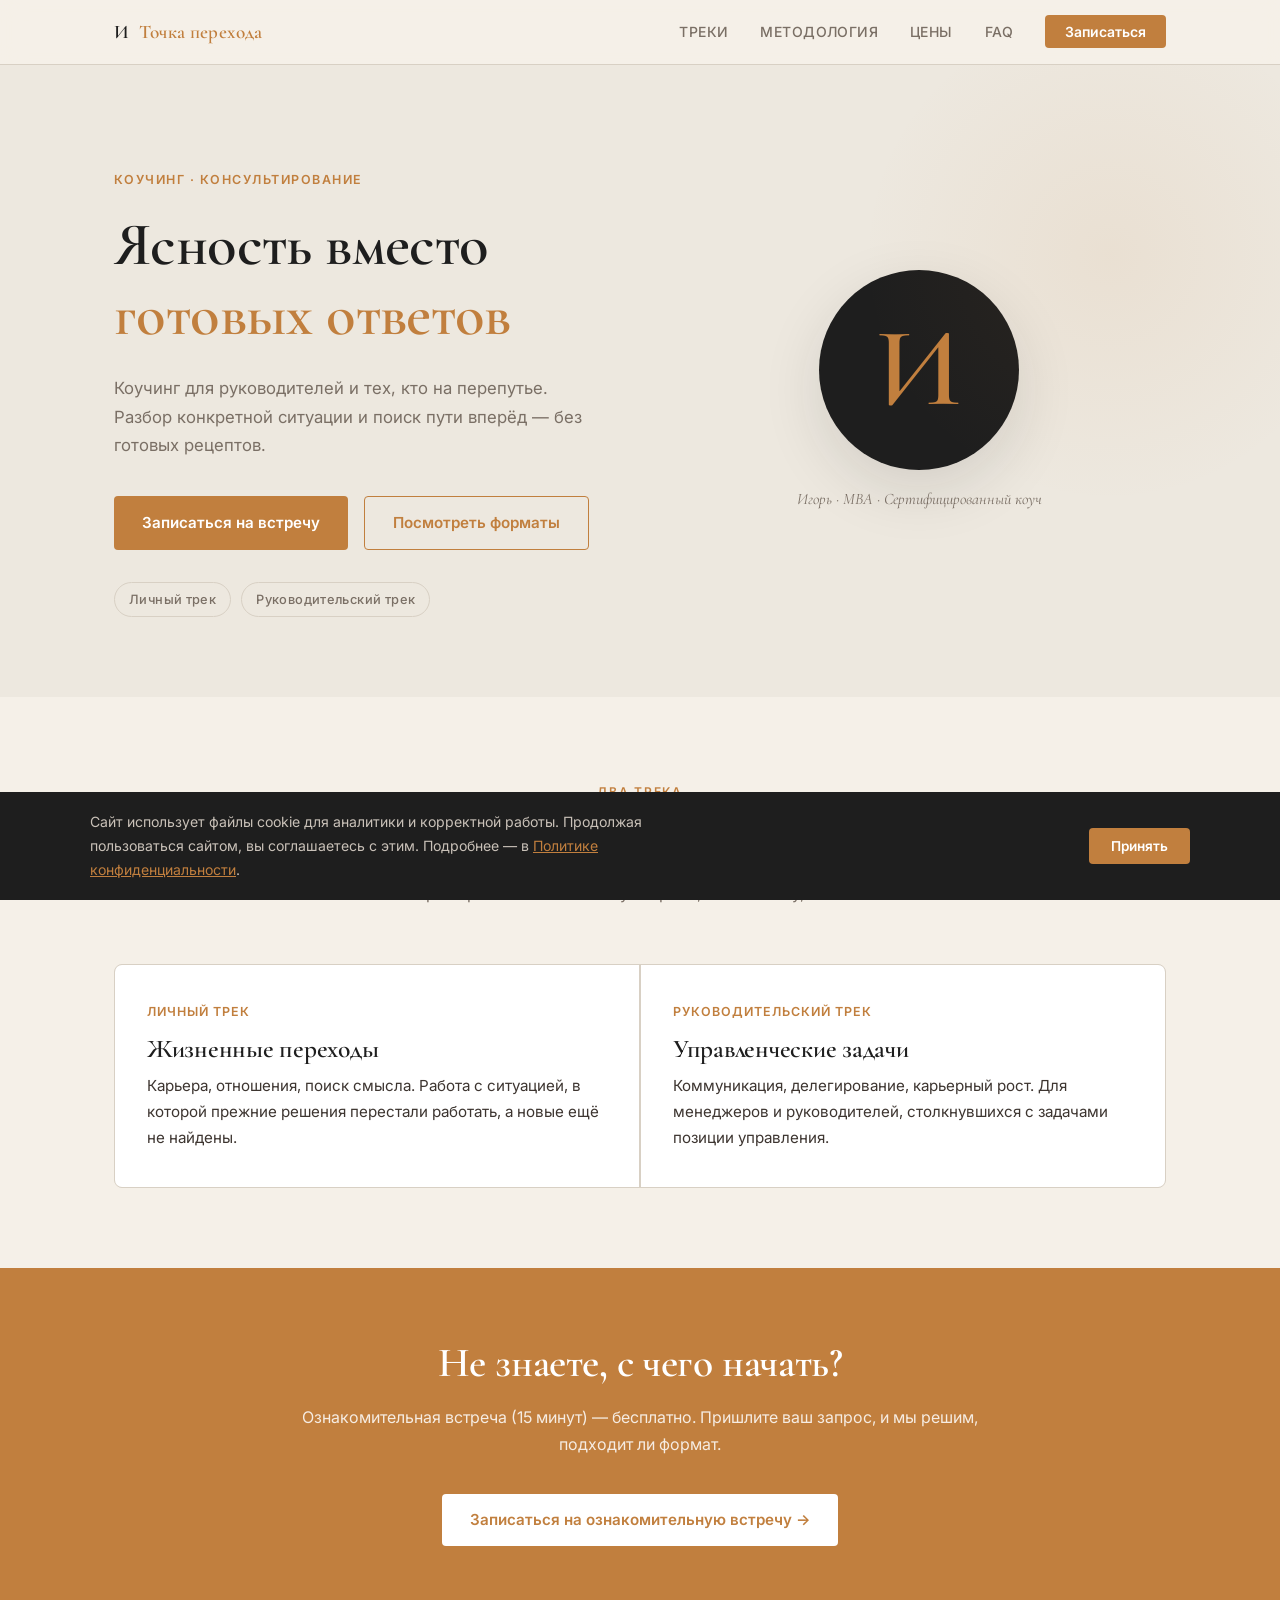
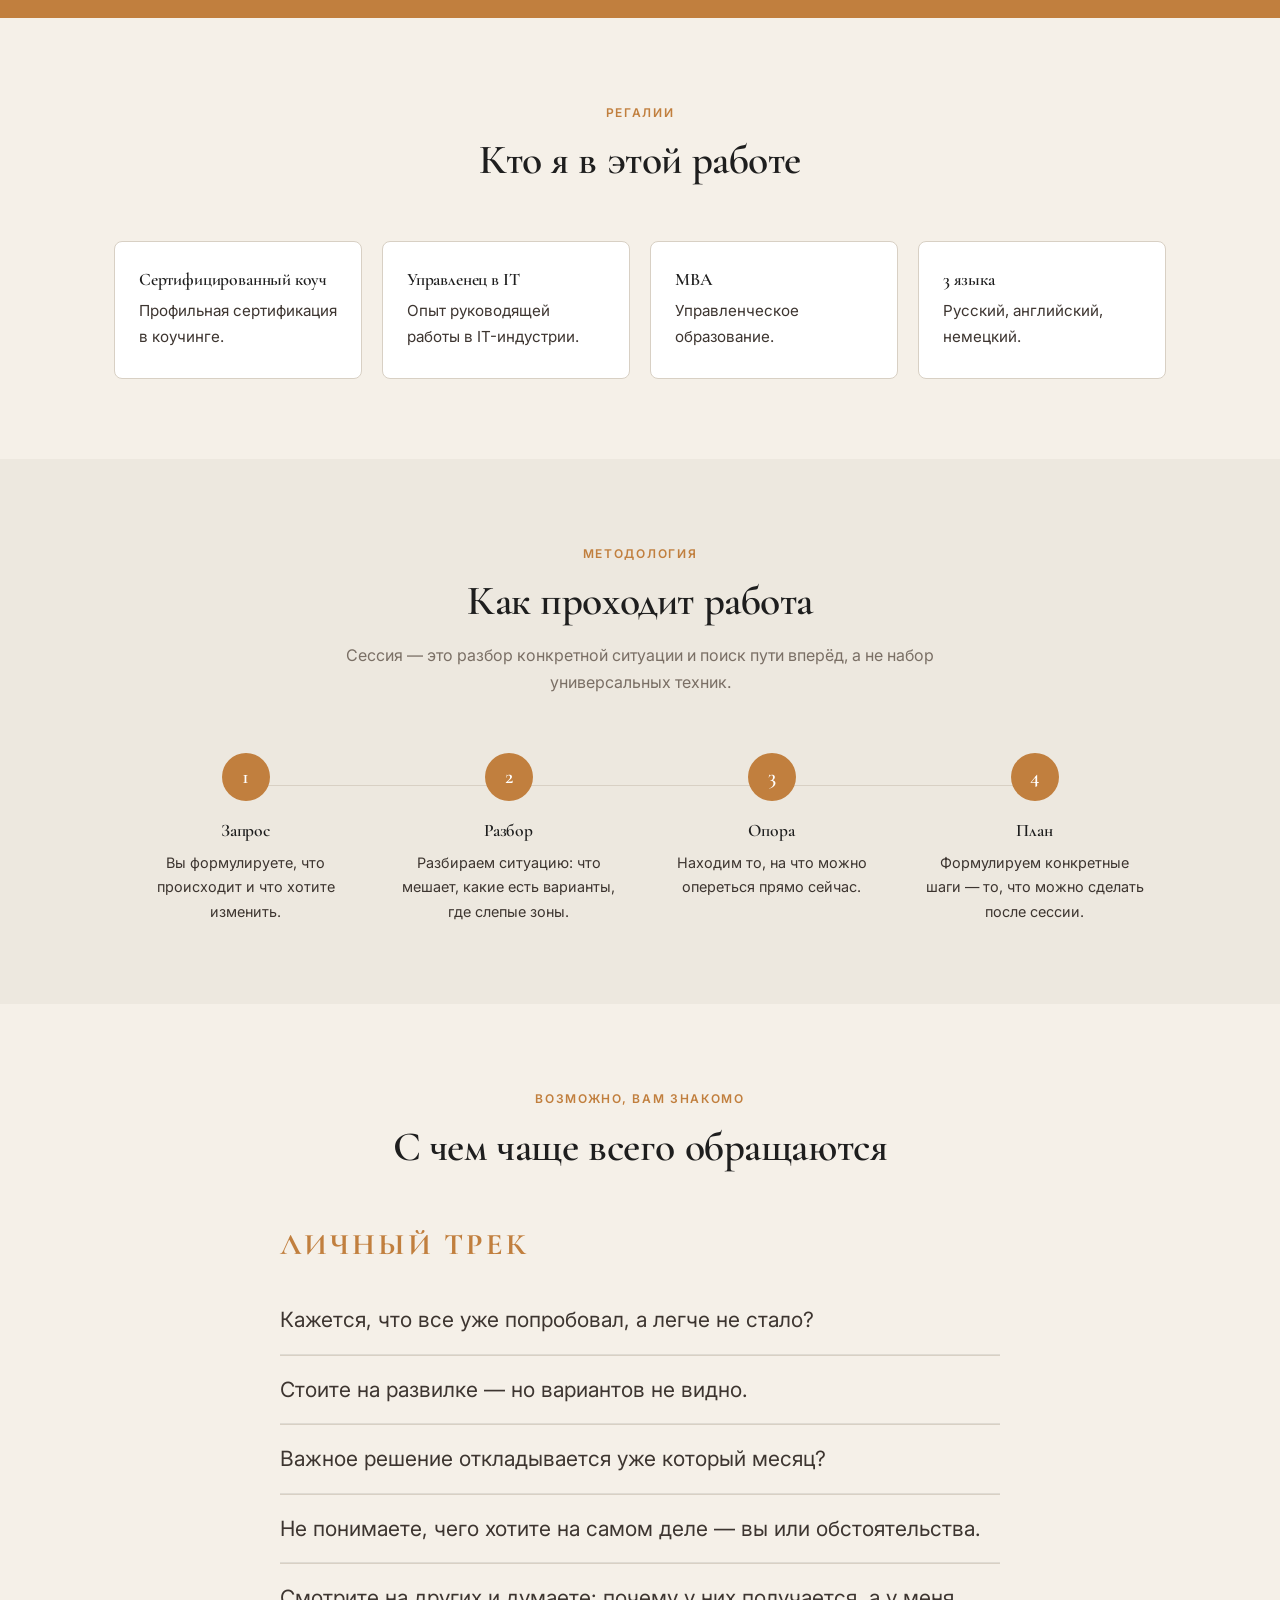
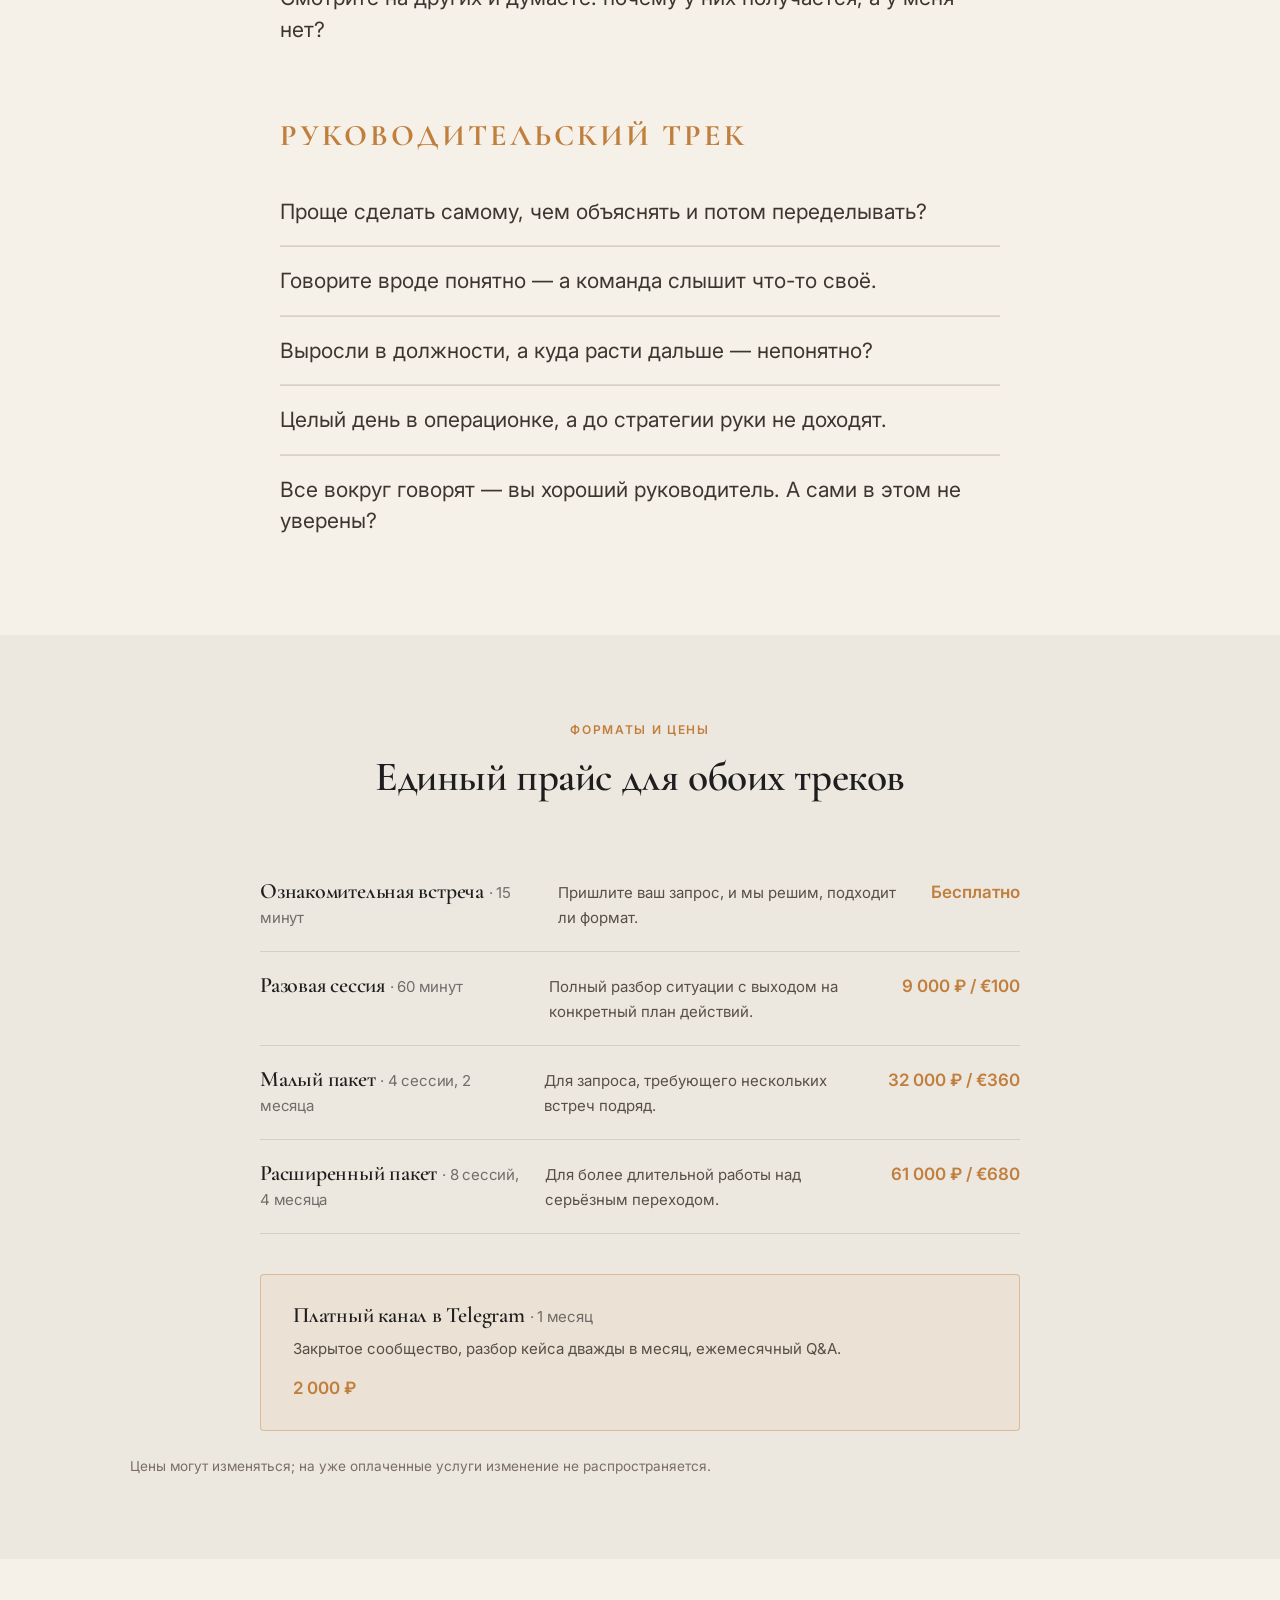
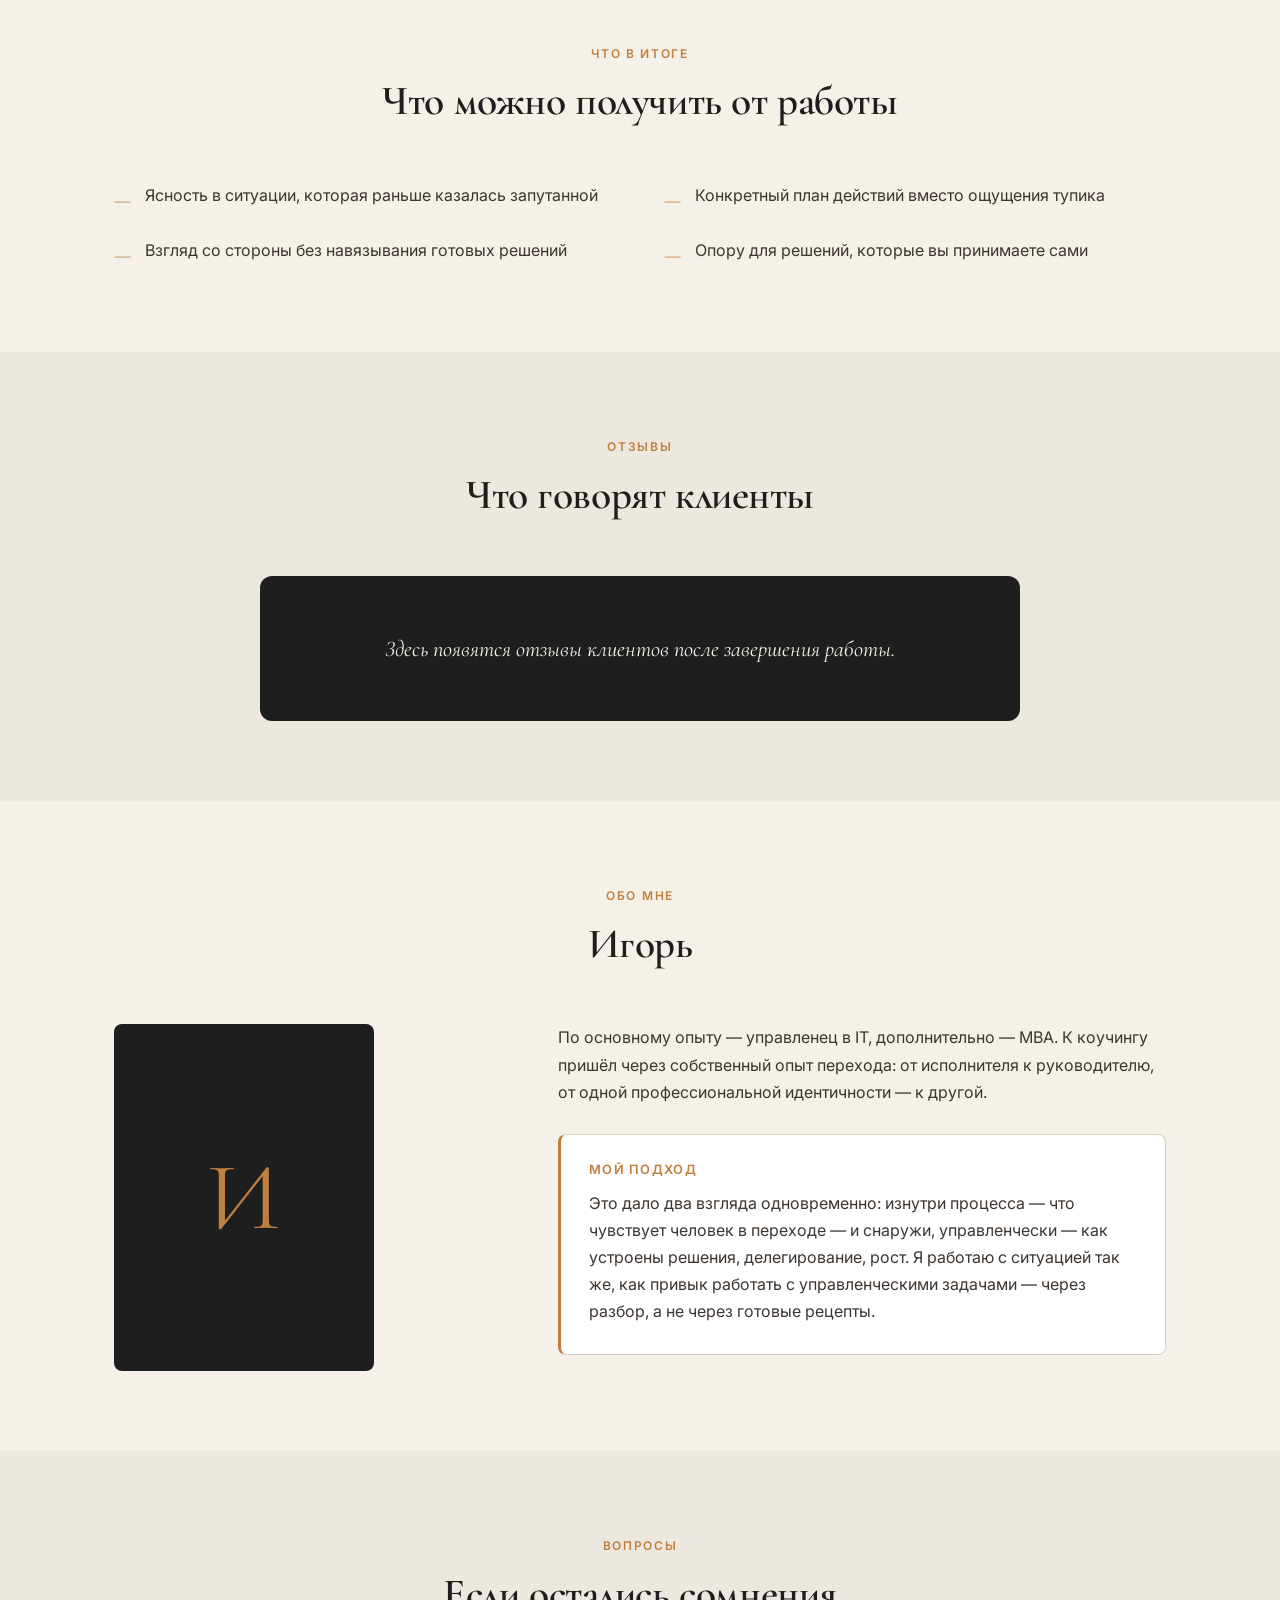
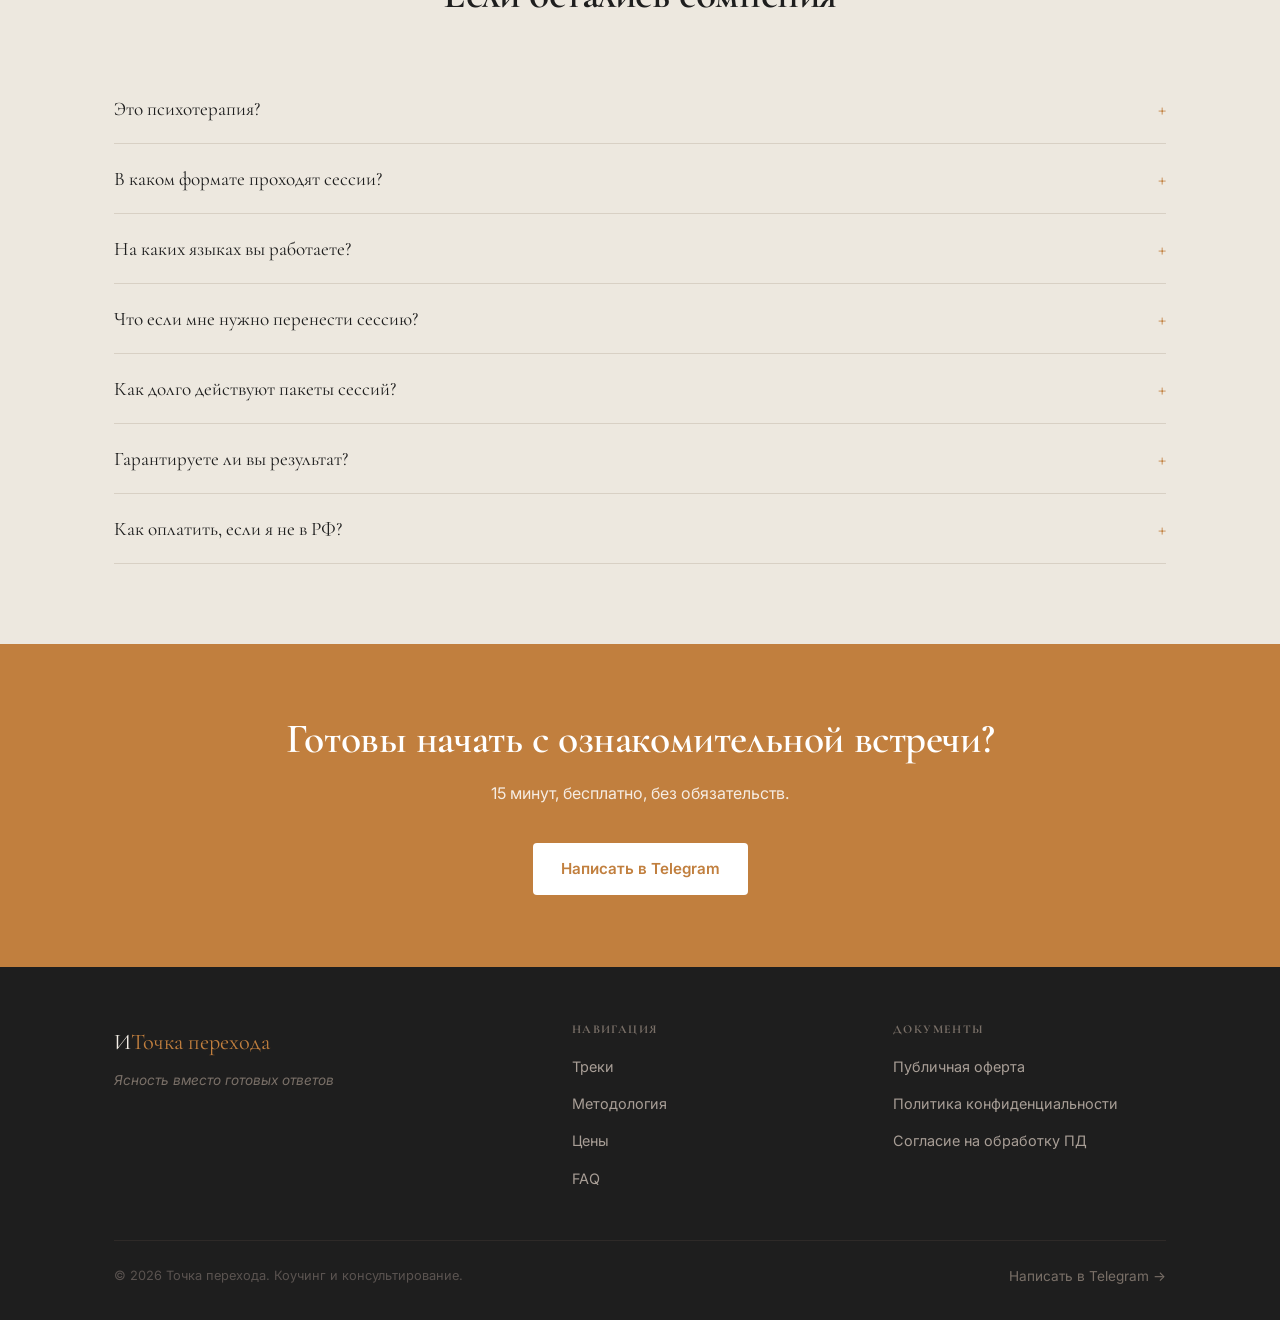
<file: index.html>
<!DOCTYPE html>
<html lang="ru">
<head>
  <meta charset="UTF-8">
  <meta name="viewport" content="width=device-width, initial-scale=1.0">
  <title>Точка перехода — коучинг для руководителей и тех, кто на перепутье</title>
  <meta name="description" content="Ясность вместо готовых ответов. Коучинг и консультирование для жизненных переходов и для руководителей: коммуникация, делегирование, карьерный рост.">
  <link rel="preconnect" href="https://fonts.googleapis.com">
  <link rel="preconnect" href="https://fonts.gstatic.com" crossorigin>
  <link href="https://fonts.googleapis.com/css2?family=Cormorant+Garamond:ital,wght@0,400;0,600;1,400&family=Inter:wght@400;500;600&display=swap" rel="stylesheet">
  <link rel="stylesheet" href="css/style.css">
  <style>
    /* Чек-лист болей: одна колонка на всю ширину, крупнее шрифт */
    .pain-checklist {
      display: block !important;
    }
    .pain-checklist .pains-col {
      max-width: 720px;
      margin: 0 auto 56px auto;
    }
    .pain-checklist .pains-col:last-child {
      margin-bottom: 0;
    }
    .pain-checklist .pains-col h3 {
      font-family: 'Cormorant Garamond', serif;
      font-size: 30px;
      color: #C17F3E;
      margin-bottom: 24px;
    }
    .pain-checklist .pains-col ul {
      list-style: none;
      padding: 0;
      margin: 0;
    }
    .pain-checklist .pains-col li {
      font-size: 21px;
      line-height: 1.5;
      padding: 18px 0;
      border-bottom: 1px solid rgba(30, 30, 30, 0.1);
    }
    .pain-checklist .pains-col li:last-child {
      border-bottom: none;
    }
    @media (max-width: 640px) {
      .pain-checklist .pains-col h3 { font-size: 24px; }
      .pain-checklist .pains-col li { font-size: 17px; padding: 14px 0; }
    }

    /* Прайс: сессии/пакеты строкой, канал — отдельный блок */
    .products-list {
      max-width: 760px;
      margin: 0 auto;
    }
    .product-row {
      display: flex;
      align-items: baseline;
      justify-content: space-between;
      flex-wrap: wrap;
      gap: 8px 24px;
      padding: 20px 0;
      border-bottom: 1px solid rgba(30, 30, 30, 0.12);
    }
    .product-row h3 {
      font-family: 'Cormorant Garamond', serif;
      font-size: 22px;
      margin: 0;
      flex: 1 1 260px;
    }
    .product-row__duration {
      font-family: 'Inter', sans-serif;
      font-size: 15px;
      font-weight: 400;
      opacity: 0.6;
    }
    .product-row p {
      margin: 0;
      flex: 2 1 320px;
      font-size: 15px;
      opacity: 0.85;
    }
    .product-row__price {
      font-family: 'Inter', sans-serif;
      font-weight: 600;
      font-size: 17px;
      color: #C17F3E;
      white-space: nowrap;
    }
    .telegram-channel-card {
      max-width: 760px;
      margin: 40px auto 0 auto;
      padding: 28px 32px;
      border: 1px solid rgba(193, 127, 62, 0.4);
      border-radius: 4px;
      background: rgba(193, 127, 62, 0.06);
    }
    .telegram-channel-card h3 {
      font-family: 'Cormorant Garamond', serif;
      font-size: 22px;
      margin: 0 0 8px 0;
    }
    .telegram-channel-card p {
      margin: 0 0 12px 0;
      font-size: 15px;
      opacity: 0.85;
    }
    .telegram-channel-card .product-row__price {
      font-family: 'Inter', sans-serif;
      font-weight: 600;
      font-size: 17px;
      color: #C17F3E;
    }
    @media (max-width: 640px) {
      .product-row { flex-direction: column; align-items: flex-start; }
    }
  </style>
</head>
<body id="top">

<div id="nav-placeholder"></div>

<!-- HERO -->
<section class="hero">
  <div class="container">
    <div class="hero__inner">
      <div>
        <span class="hero__eyebrow">Коучинг · Консультирование</span>
        <h1 class="hero__title">Ясность вместо<br><em>готовых ответов</em></h1>
        <p class="hero__sub">Коучинг для руководителей и тех, кто на перепутье. Разбор конкретной ситуации и поиск пути вперёд — без готовых рецептов.</p>
        <div class="hero__actions">
          <a href="https://t.me/tochka_perehoda_coach" class="btn btn-primary">Записаться на встречу</a>
          <a href="#pricing" class="btn btn-outline">Посмотреть форматы</a>
        </div>
        <div class="hero__links">
          <a href="#tracks">Личный трек</a>
          <a href="#tracks">Руководительский трек</a>
        </div>
      </div>
      <div class="hero__visual">
        <div class="hero__monogram">И</div>
        <p class="hero__tagline">Игорь · MBA · Сертифицированный коуч</p>
      </div>
    </div>
  </div>
</section>

<!-- TRACKS -->
<section id="tracks">
  <div class="container">
    <div class="section-header">
      <span class="section-eyebrow">Два трека</span>
      <h2>С чем ко мне приходят</h2>
      <p>Треки различаются по типу запроса, а не по тому, кто вы.</p>
    </div>
    <div class="tracks-grid">
      <div class="track-card">
        <span class="track-card__label">Личный трек</span>
        <h3>Жизненные переходы</h3>
        <p>Карьера, отношения, поиск смысла. Работа с ситуацией, в которой прежние решения перестали работать, а новые ещё не найдены.</p>
      </div>
      <div class="track-card">
        <span class="track-card__label">Руководительский трек</span>
        <h3>Управленческие задачи</h3>
        <p>Коммуникация, делегирование, карьерный рост. Для менеджеров и руководителей, столкнувшихся с задачами позиции управления.</p>
      </div>
    </div>
  </div>
</section>

<!-- CTA BANNER -->
<div class="cta-band">
  <div class="container">
    <h2>Не знаете, с чего начать?</h2>
    <p>Ознакомительная встреча (15 минут) — бесплатно. Пришлите ваш запрос, и мы решим, подходит ли формат.</p>
    <a href="https://t.me/tochka_perehoda_coach" class="btn btn-white">Записаться на ознакомительную встречу →</a>
  </div>
</div>

<!-- CREDENTIALS -->
<section>
  <div class="container">
    <div class="section-header">
      <span class="section-eyebrow">Регалии</span>
      <h2>Кто я в этой работе</h2>
    </div>
    <div class="credentials-grid">
      <div class="credential-card">
        <h3>Сертифицированный коуч</h3>
        <p>Профильная сертификация в коучинге.</p>
      </div>
      <div class="credential-card">
        <h3>Управленец в IT</h3>
        <p>Опыт руководящей работы в IT-индустрии.</p>
      </div>
      <div class="credential-card">
        <h3>MBA</h3>
        <p>Управленческое образование.</p>
      </div>
      <div class="credential-card">
        <h3>3 языка</h3>
        <p>Русский, английский, немецкий.</p>
      </div>
    </div>
  </div>
</section>

<!-- METHODOLOGY -->
<section id="methodology">
  <div class="container">
    <div class="section-header">
      <span class="section-eyebrow">Методология</span>
      <h2>Как проходит работа</h2>
      <p>Сессия — это разбор конкретной ситуации и поиск пути вперёд, а не набор универсальных техник.</p>
    </div>
    <div class="steps">
      <div class="step">
        <div class="step__num">1</div>
        <h3>Запрос</h3>
        <p>Вы формулируете, что происходит и что хотите изменить.</p>
      </div>
      <div class="step">
        <div class="step__num">2</div>
        <h3>Разбор</h3>
        <p>Разбираем ситуацию: что мешает, какие есть варианты, где слепые зоны.</p>
      </div>
      <div class="step">
        <div class="step__num">3</div>
        <h3>Опора</h3>
        <p>Находим то, на что можно опереться прямо сейчас.</p>
      </div>
      <div class="step">
        <div class="step__num">4</div>
        <h3>План</h3>
        <p>Формулируем конкретные шаги — то, что можно сделать после сессии.</p>
      </div>
    </div>
  </div>
</section>

<!-- PAINS -->
<section>
  <div class="container">
    <div class="section-header">
      <span class="section-eyebrow">Возможно, вам знакомо</span>
      <h2>С чем чаще всего обращаются</h2>
    </div>
    <div class="pains-grid pain-checklist">
      <div class="pains-col">
        <h3>Личный трек</h3>
        <ul>
          <li>Кажется, что все уже попробовал, а легче не стало?</li>
          <li>Стоите на развилке — но вариантов не видно.</li>
          <li>Важное решение откладывается уже который месяц?</li>
          <li>Не понимаете, чего хотите на самом деле — вы или обстоятельства.</li>
          <li>Смотрите на других и думаете: почему у них получается, а у меня нет?</li>
        </ul>
      </div>
      <div class="pains-col">
        <h3>Руководительский трек</h3>
        <ul>
          <li>Проще сделать самому, чем объяснять и потом переделывать?</li>
          <li>Говорите вроде понятно — а команда слышит что-то своё.</li>
          <li>Выросли в должности, а куда расти дальше — непонятно?</li>
          <li>Целый день в операционке, а до стратегии руки не доходят.</li>
          <li>Все вокруг говорят — вы хороший руководитель. А сами в этом не уверены?</li>
        </ul>
      </div>
    </div>
  </div>
</section>

<!-- PRICING -->
<section id="pricing">
  <div class="container">
    <div class="section-header">
      <span class="section-eyebrow">Форматы и цены</span>
      <h2>Единый прайс для обоих треков</h2>
    </div>
    <div class="products-list">
      <div class="product-row">
        <h3>Ознакомительная встреча <span class="product-row__duration">· 15 минут</span></h3>
        <p>Пришлите ваш запрос, и мы решим, подходит ли формат.</p>
        <div class="product-row__price">Бесплатно</div>
      </div>
      <div class="product-row">
        <h3>Разовая сессия <span class="product-row__duration">· 60 минут</span></h3>
        <p>Полный разбор ситуации с выходом на конкретный план действий.</p>
        <div class="product-row__price">9 000 ₽ / €100</div>
      </div>
      <div class="product-row">
        <h3>Малый пакет <span class="product-row__duration">· 4 сессии, 2 месяца</span></h3>
        <p>Для запроса, требующего нескольких встреч подряд.</p>
        <div class="product-row__price">32 000 ₽ / €360</div>
      </div>
      <div class="product-row">
        <h3>Расширенный пакет <span class="product-row__duration">· 8 сессий, 4 месяца</span></h3>
        <p>Для более длительной работы над серьёзным переходом.</p>
        <div class="product-row__price">61 000 ₽ / €680</div>
      </div>
    </div>

    <div class="telegram-channel-card">
      <h3>Платный канал в Telegram <span class="product-row__duration">· 1 месяц</span></h3>
      <p>Закрытое сообщество, разбор кейса дважды в месяц, ежемесячный Q&A.</p>
      <div class="product-row__price">2 000 ₽</div>
    </div>

    <p class="pricing-note">Цены могут изменяться; на уже оплаченные услуги изменение не распространяется.</p>
  </div>
</section>

<!-- RESULTS -->
<section>
  <div class="container">
    <div class="section-header">
      <span class="section-eyebrow">Что в итоге</span>
      <h2>Что можно получить от работы</h2>
    </div>
    <div class="results-grid">
      <div class="result-item"><span class="result-item__mark">—</span><p>Ясность в ситуации, которая раньше казалась запутанной</p></div>
      <div class="result-item"><span class="result-item__mark">—</span><p>Конкретный план действий вместо ощущения тупика</p></div>
      <div class="result-item"><span class="result-item__mark">—</span><p>Взгляд со стороны без навязывания готовых решений</p></div>
      <div class="result-item"><span class="result-item__mark">—</span><p>Опору для решений, которые вы принимаете сами</p></div>
    </div>
  </div>
</section>

<!-- TESTIMONIALS -->
<section>
  <div class="container">
    <div class="section-header">
      <span class="section-eyebrow">Отзывы</span>
      <h2>Что говорят клиенты</h2>
    </div>
    <div class="testimonial-block">
      <p>Здесь появятся отзывы клиентов после завершения работы.</p>
    </div>
  </div>
</section>

<!-- ABOUT -->
<section>
  <div class="container">
    <div class="section-header">
      <span class="section-eyebrow">Обо мне</span>
      <h2>Игорь</h2>
    </div>
    <div class="about-hero__inner">
      <div class="about-avatar">И</div>
      <div>
        <p>По основному опыту — управленец в IT, дополнительно — MBA. К коучингу пришёл через собственный опыт перехода: от исполнителя к руководителю, от одной профессиональной идентичности — к другой.</p>
        <div class="about-approach">
          <h3>Мой подход</h3>
          <p>Это дало два взгляда одновременно: изнутри процесса — что чувствует человек в переходе — и снаружи, управленчески — как устроены решения, делегирование, рост. Я работаю с ситуацией так же, как привык работать с управленческими задачами — через разбор, а не через готовые рецепты.</p>
        </div>
      </div>
    </div>
  </div>
</section>

<!-- FAQ -->
<section id="faq">
  <div class="container">
    <div class="section-header">
      <span class="section-eyebrow">Вопросы</span>
      <h2>Если остались сомнения</h2>
    </div>

    <div class="faq-item">
      <button class="faq-q" aria-expanded="false">Это психотерапия? <span class="faq-q__icon">+</span></button>
      <div class="faq-a"><div class="faq-a__inner">Нет. Коучинговые и консультационные услуги не заменяют психотерапию или медицинскую помощь. Если в ходе работы становится ясно, что нужна помощь профильного специалиста, я могу порекомендовать обращение к нему.</div></div>
    </div>
    <div class="faq-item">
      <button class="faq-q" aria-expanded="false">В каком формате проходят сессии? <span class="faq-q__icon">+</span></button>
      <div class="faq-a"><div class="faq-a__inner">Онлайн, 60 минут, по видеосвязи.</div></div>
    </div>
    <div class="faq-item">
      <button class="faq-q" aria-expanded="false">На каких языках вы работаете? <span class="faq-q__icon">+</span></button>
      <div class="faq-a"><div class="faq-a__inner">Русский, английский, немецкий.</div></div>
    </div>
    <div class="faq-item">
      <button class="faq-q" aria-expanded="false">Что если мне нужно перенести сессию? <span class="faq-q__icon">+</span></button>
      <div class="faq-a"><div class="faq-a__inner">При уведомлении не позднее чем за 24 часа до сессии — перенос бесплатный. Позже — сессия считается оказанной.</div></div>
    </div>
    <div class="faq-item">
      <button class="faq-q" aria-expanded="false">Как долго действуют пакеты сессий? <span class="faq-q__icon">+</span></button>
      <div class="faq-a"><div class="faq-a__inner">Малый пакет (4 сессии) — 2 месяца с даты оплаты. Расширенный пакет (8 сессий) — 4 месяца.</div></div>
    </div>
    <div class="faq-item">
      <button class="faq-q" aria-expanded="false">Гарантируете ли вы результат? <span class="faq-q__icon">+</span></button>
      <div class="faq-a"><div class="faq-a__inner">Нет — результат зависит от ваших действий вне сессий. Я обеспечиваю качество процесса, а не конкретный исход.</div></div>
    </div>
    <div class="faq-item">
      <button class="faq-q" aria-expanded="false">Как оплатить, если я не в РФ? <span class="faq-q__icon">+</span></button>
      <div class="faq-a"><div class="faq-a__inner">Есть способ оплаты для заказчиков без российской карты или счёта — реквизиты предоставляются отдельно при обращении.</div></div>
    </div>
  </div>
</section>

<!-- FINAL CTA -->
<div class="cta-band">
  <div class="container">
    <h2>Готовы начать с ознакомительной встречи?</h2>
    <p>15 минут, бесплатно, без обязательств.</p>
    <a href="https://t.me/tochka_perehoda_coach" class="btn btn-white">Написать в Telegram</a>
  </div>
</div>

<div id="footer-placeholder"></div>
<script src="js/components.js"></script>
</body>
</html>
</file>
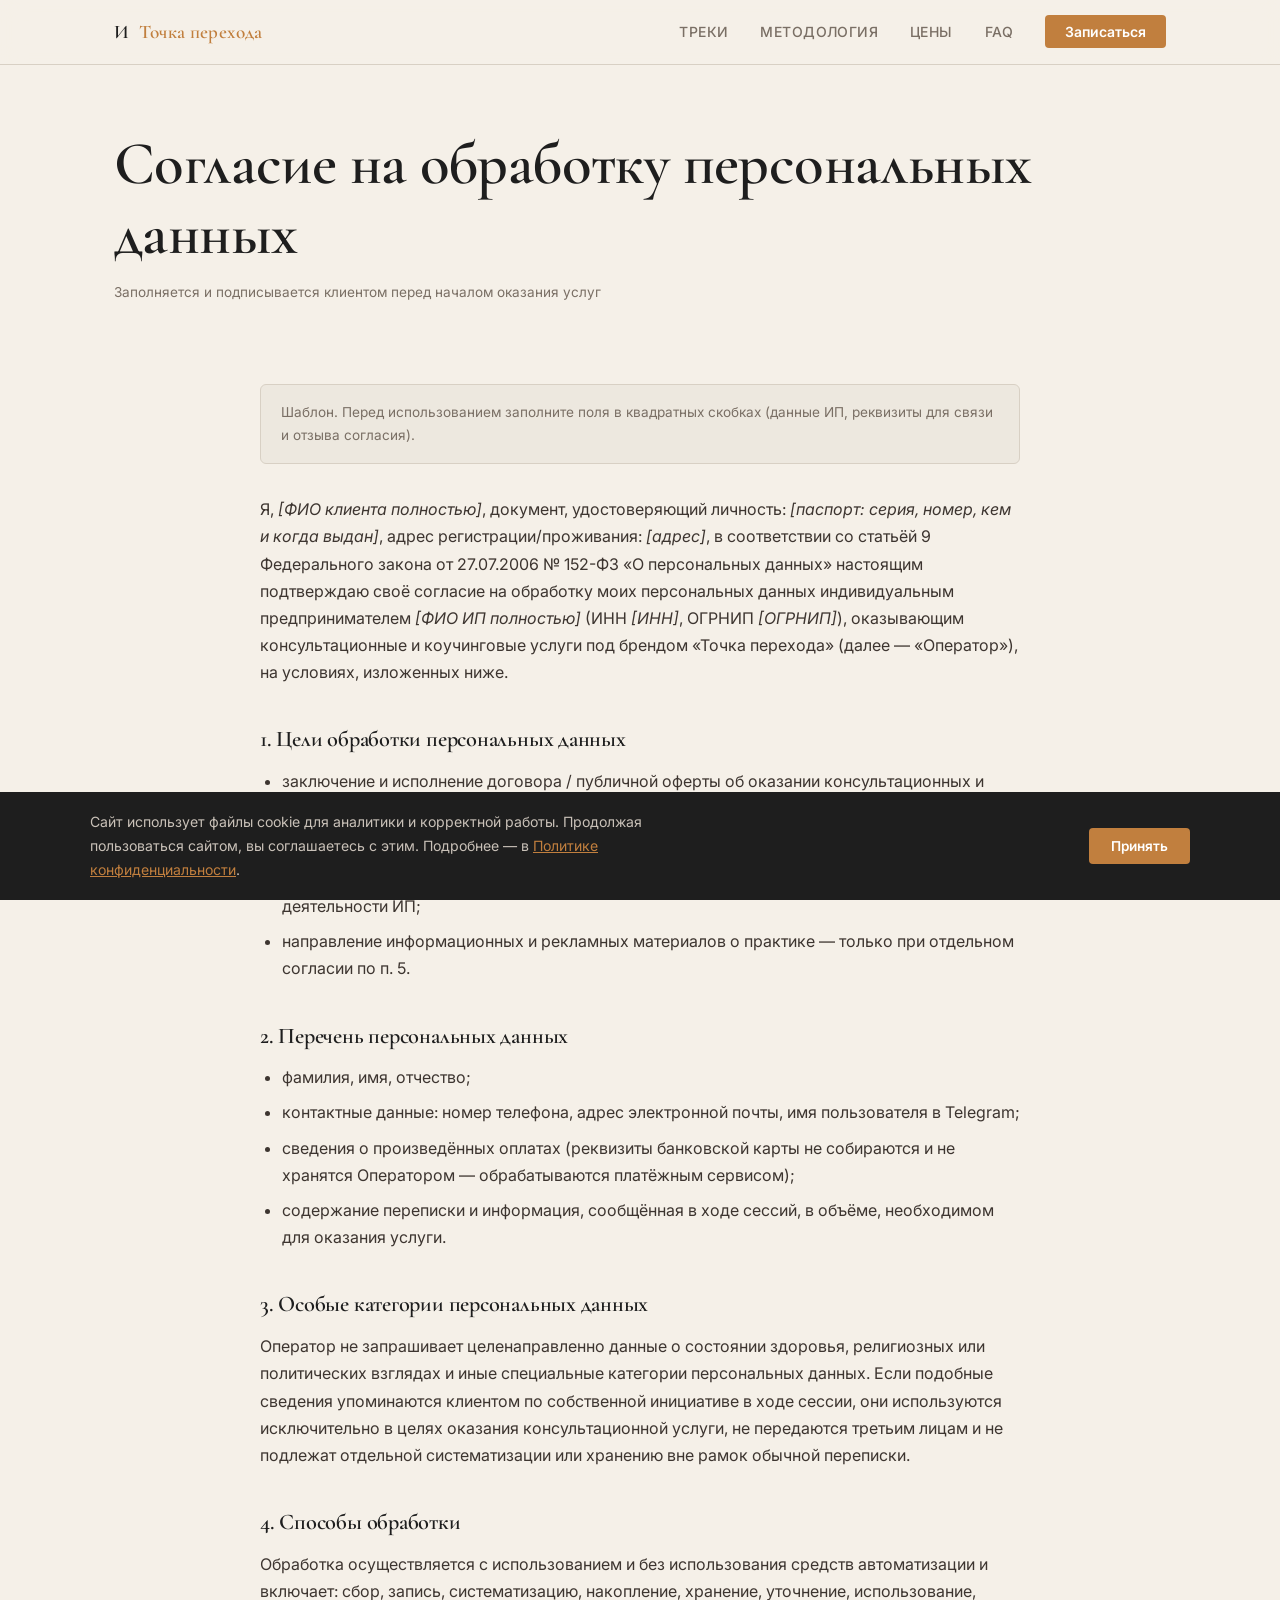
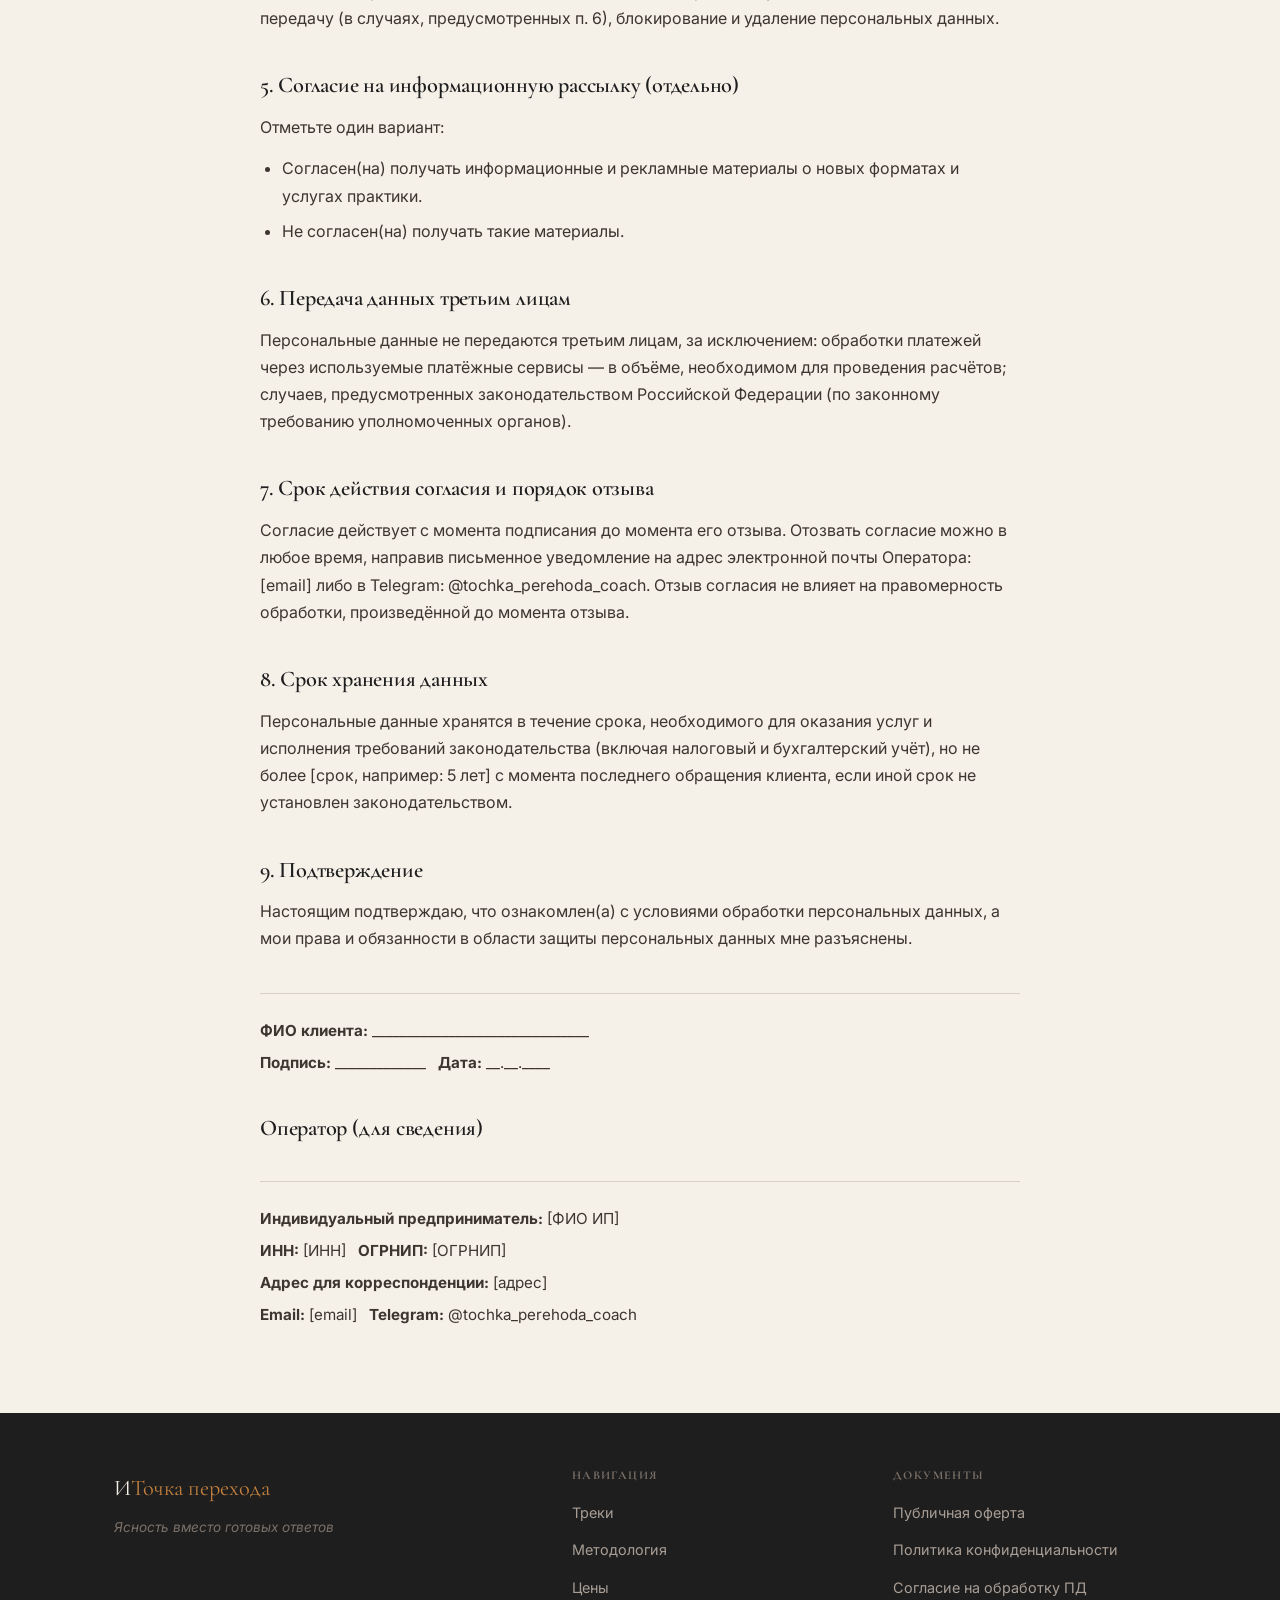
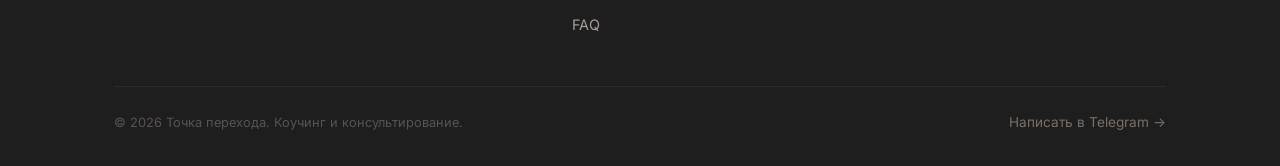
<file: pages/consent.html>
<!DOCTYPE html>
<html lang="ru">
<head>
  <meta charset="UTF-8">
  <meta name="viewport" content="width=device-width, initial-scale=1.0">
  <title>Согласие на обработку персональных данных — Точка перехода</title>
  <meta name="robots" content="noindex">
  <link rel="preconnect" href="https://fonts.googleapis.com">
  <link rel="preconnect" href="https://fonts.gstatic.com" crossorigin>
  <link href="https://fonts.googleapis.com/css2?family=Cormorant+Garamond:ital,wght@0,600;1,400&family=Inter:wght@400;500;600&display=swap" rel="stylesheet">
  <link rel="stylesheet" href="../css/style.css">
</head>
<body id="top">

<div id="nav-placeholder"></div>

<div class="legal-hero">
  <div class="container">
    <h1>Согласие на обработку персональных данных</h1>
    <p class="legal-updated">Заполняется и подписывается клиентом перед началом оказания услуг</p>
  </div>
</div>

<div class="container legal-content">
  <div class="legal-note">Шаблон. Перед использованием заполните поля в квадратных скобках (данные ИП, реквизиты для связи и отзыва согласия).</div>

  <p>Я, <em>[ФИО клиента полностью]</em>, документ, удостоверяющий личность: <em>[паспорт: серия, номер, кем и когда выдан]</em>, адрес регистрации/проживания: <em>[адрес]</em>, в соответствии со статьёй 9 Федерального закона от 27.07.2006 № 152-ФЗ «О персональных данных» настоящим подтверждаю своё согласие на обработку моих персональных данных индивидуальным предпринимателем <em>[ФИО ИП полностью]</em> (ИНН <em>[ИНН]</em>, ОГРНИП <em>[ОГРНИП]</em>), оказывающим консультационные и коучинговые услуги под брендом «Точка перехода» (далее — «Оператор»), на условиях, изложенных ниже.</p>

  <h2>1. Цели обработки персональных данных</h2>
  <ul>
    <li>заключение и исполнение договора / публичной оферты об оказании консультационных и коучинговых услуг;</li>
    <li>связь с клиентом: согласование и подтверждение сессий, ответы на вопросы;</li>
    <li>выставление счетов и ведение бухгалтерской и налоговой документации в рамках деятельности ИП;</li>
    <li>направление информационных и рекламных материалов о практике — только при отдельном согласии по п. 5.</li>
  </ul>

  <h2>2. Перечень персональных данных</h2>
  <ul>
    <li>фамилия, имя, отчество;</li>
    <li>контактные данные: номер телефона, адрес электронной почты, имя пользователя в Telegram;</li>
    <li>сведения о произведённых оплатах (реквизиты банковской карты не собираются и не хранятся Оператором — обрабатываются платёжным сервисом);</li>
    <li>содержание переписки и информация, сообщённая в ходе сессий, в объёме, необходимом для оказания услуги.</li>
  </ul>

  <h2>3. Особые категории персональных данных</h2>
  <p>Оператор не запрашивает целенаправленно данные о состоянии здоровья, религиозных или политических взглядах и иные специальные категории персональных данных. Если подобные сведения упоминаются клиентом по собственной инициативе в ходе сессии, они используются исключительно в целях оказания консультационной услуги, не передаются третьим лицам и не подлежат отдельной систематизации или хранению вне рамок обычной переписки.</p>

  <h2>4. Способы обработки</h2>
  <p>Обработка осуществляется с использованием и без использования средств автоматизации и включает: сбор, запись, систематизацию, накопление, хранение, уточнение, использование, передачу (в случаях, предусмотренных п. 6), блокирование и удаление персональных данных.</p>

  <h2>5. Согласие на информационную рассылку (отдельно)</h2>
  <p>Отметьте один вариант:</p>
  <ul>
    <li>Согласен(на) получать информационные и рекламные материалы о новых форматах и услугах практики.</li>
    <li>Не согласен(на) получать такие материалы.</li>
  </ul>

  <h2>6. Передача данных третьим лицам</h2>
  <p>Персональные данные не передаются третьим лицам, за исключением: обработки платежей через используемые платёжные сервисы — в объёме, необходимом для проведения расчётов; случаев, предусмотренных законодательством Российской Федерации (по законному требованию уполномоченных органов).</p>

  <h2>7. Срок действия согласия и порядок отзыва</h2>
  <p>Согласие действует с момента подписания до момента его отзыва. Отозвать согласие можно в любое время, направив письменное уведомление на адрес электронной почты Оператора: [email] либо в Telegram: <a href="https://t.me/tochka_perehoda_coach">@tochka_perehoda_coach</a>. Отзыв согласия не влияет на правомерность обработки, произведённой до момента отзыва.</p>

  <h2>8. Срок хранения данных</h2>
  <p>Персональные данные хранятся в течение срока, необходимого для оказания услуг и исполнения требований законодательства (включая налоговый и бухгалтерский учёт), но не более [срок, например: 5 лет] с момента последнего обращения клиента, если иной срок не установлен законодательством.</p>

  <h2>9. Подтверждение</h2>
  <p>Настоящим подтверждаю, что ознакомлен(а) с условиями обработки персональных данных, а мои права и обязанности в области защиты персональных данных мне разъяснены.</p>

  <div class="legal-signature">
    <p><strong>ФИО клиента:</strong> _______________________________</p>
    <p><strong>Подпись:</strong> _____________ &nbsp; <strong>Дата:</strong> __.__.____</p>
  </div>

  <h2>Оператор (для сведения)</h2>
  <div class="legal-signature">
    <p><strong>Индивидуальный предприниматель:</strong> [ФИО ИП]</p>
    <p><strong>ИНН:</strong> [ИНН] &nbsp; <strong>ОГРНИП:</strong> [ОГРНИП]</p>
    <p><strong>Адрес для корреспонденции:</strong> [адрес]</p>
    <p><strong>Email:</strong> [email] &nbsp; <strong>Telegram:</strong> <a href="https://t.me/tochka_perehoda_coach">@tochka_perehoda_coach</a></p>
  </div>
</div>

<div id="footer-placeholder"></div>
<script src="../js/components.js"></script>
</body>
</html>
</file>
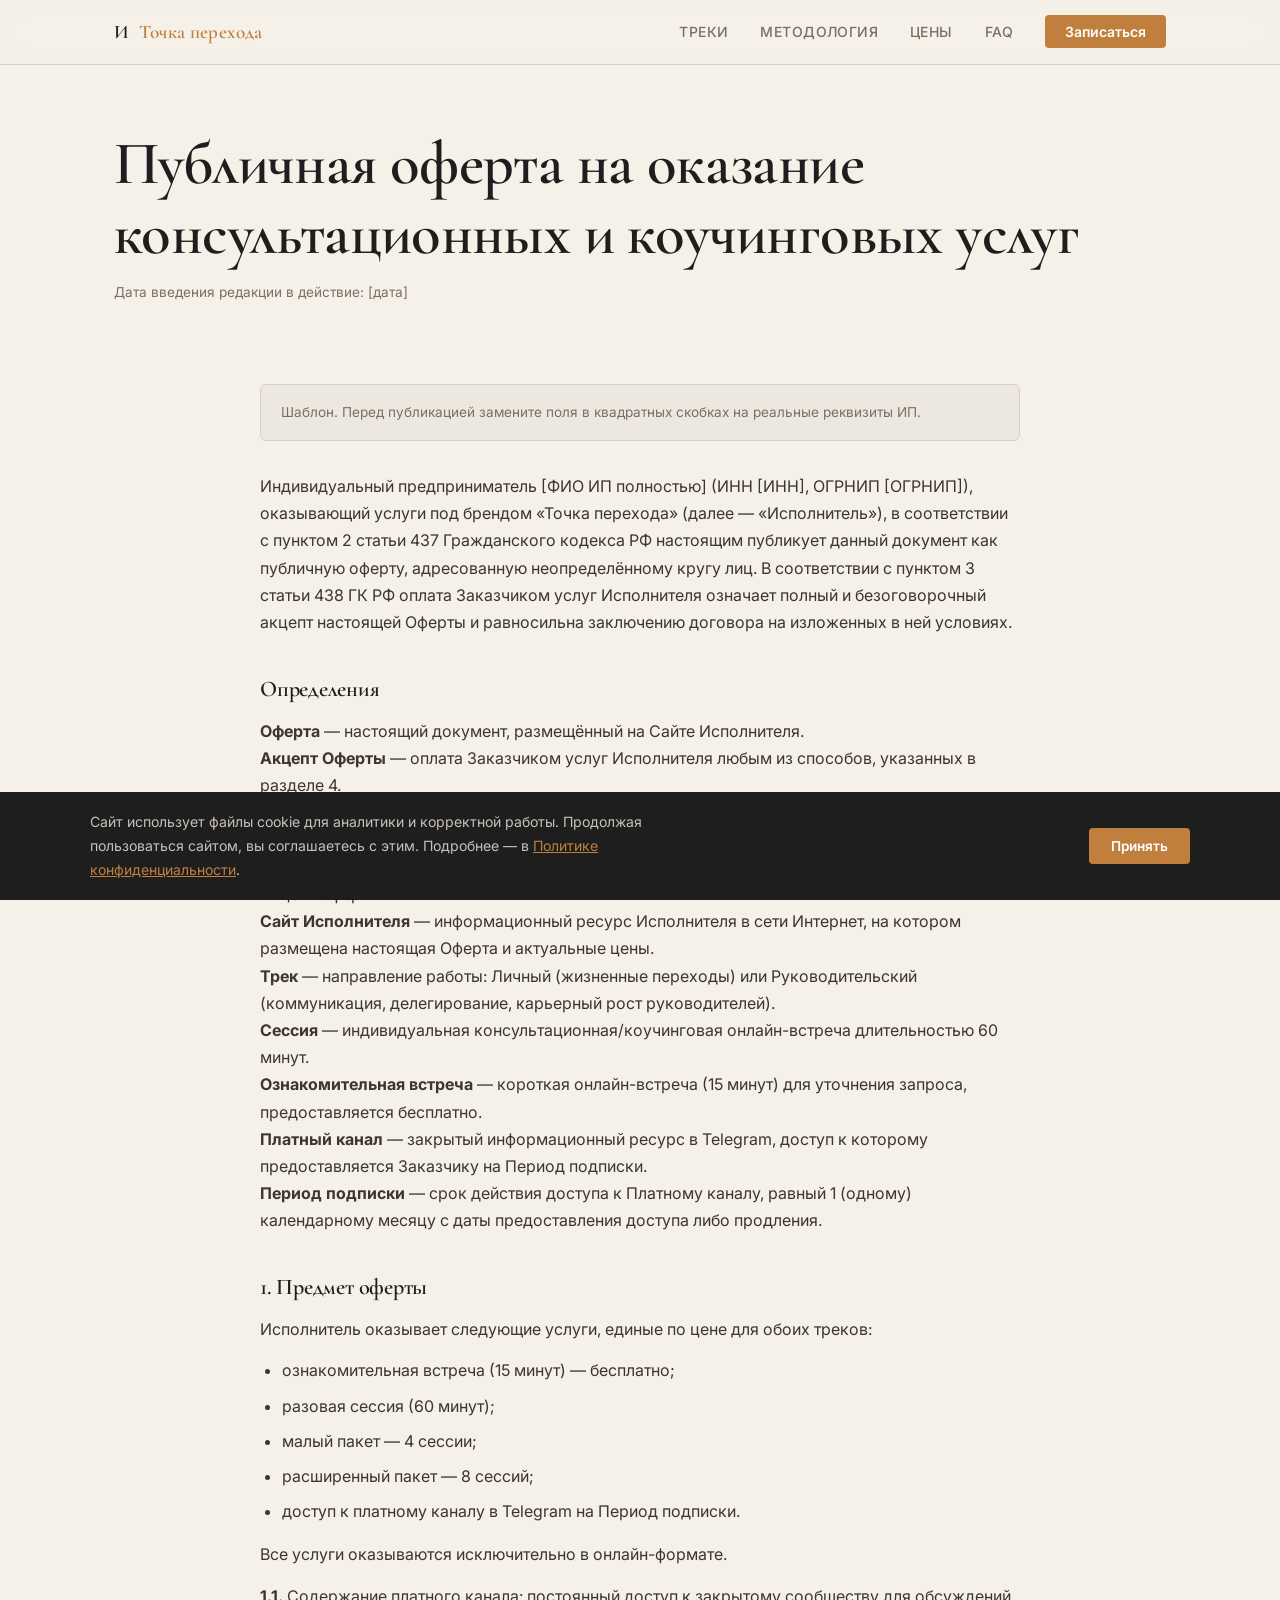
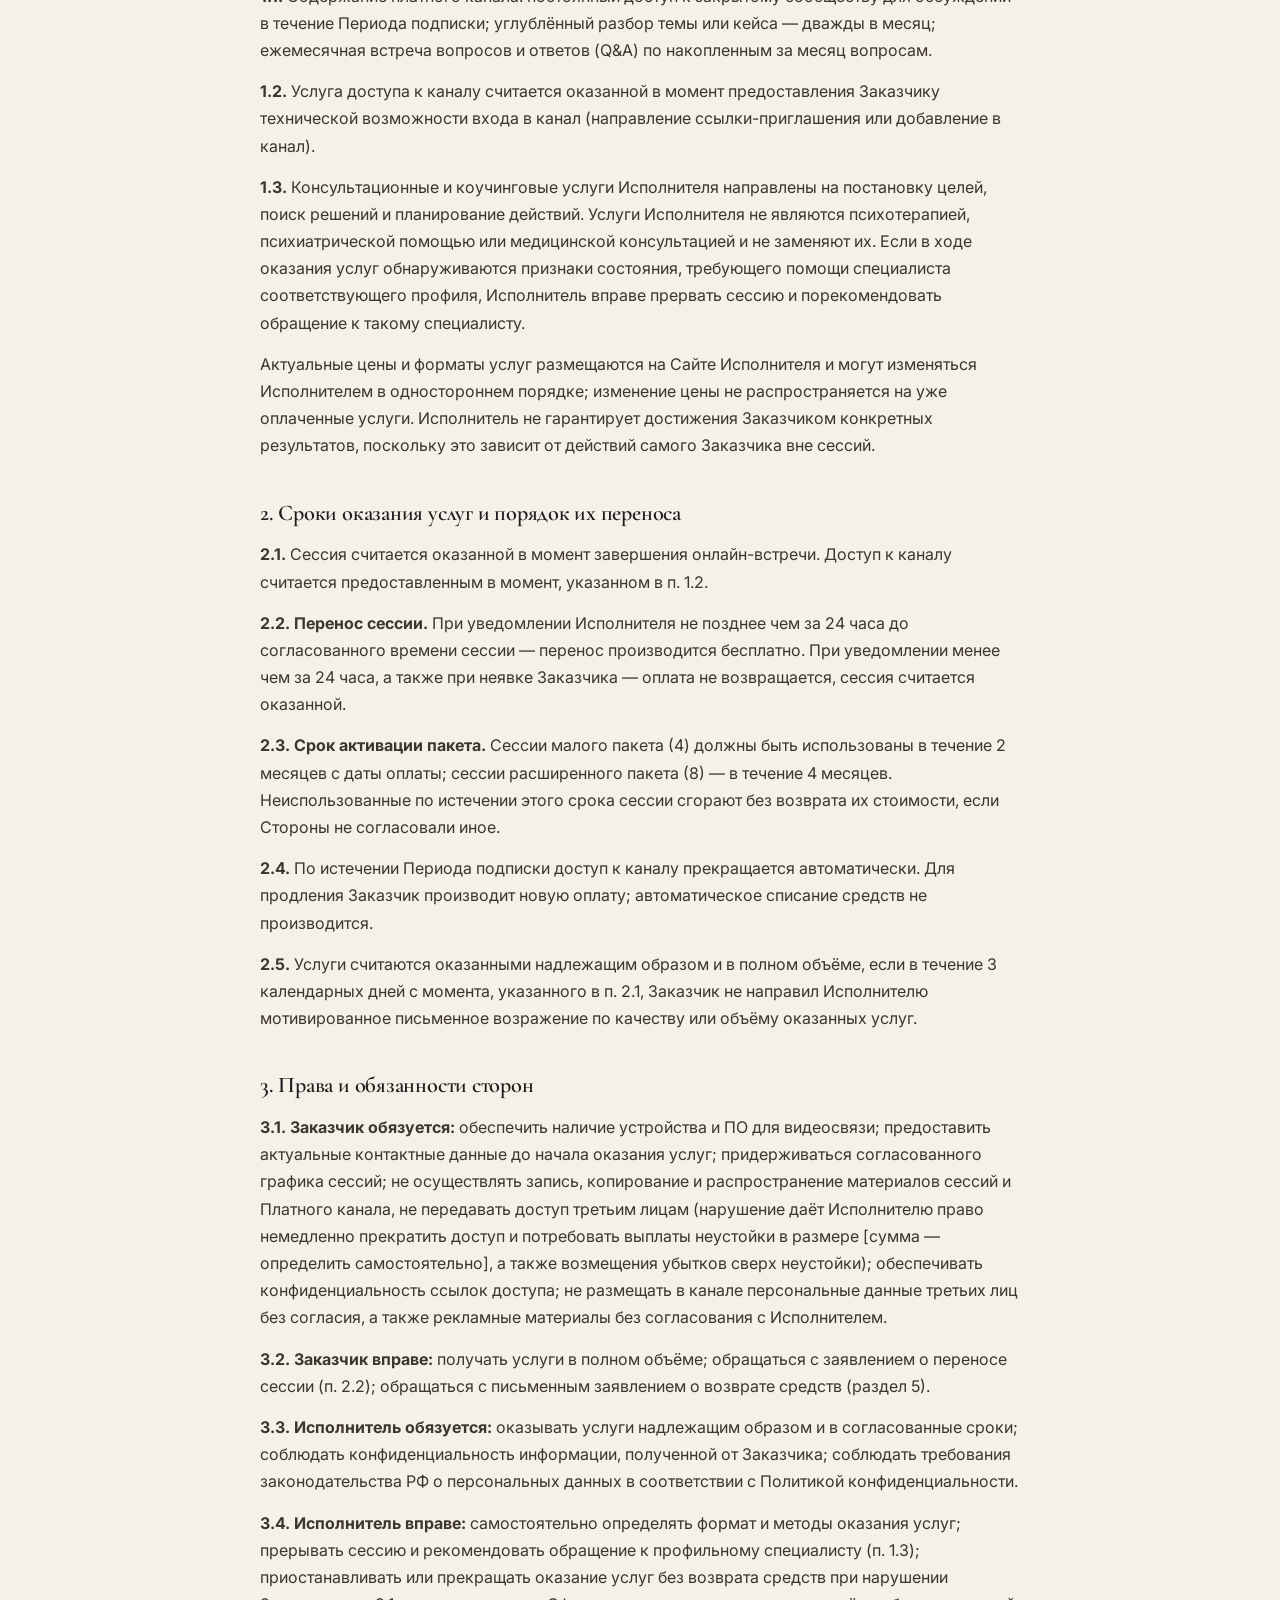
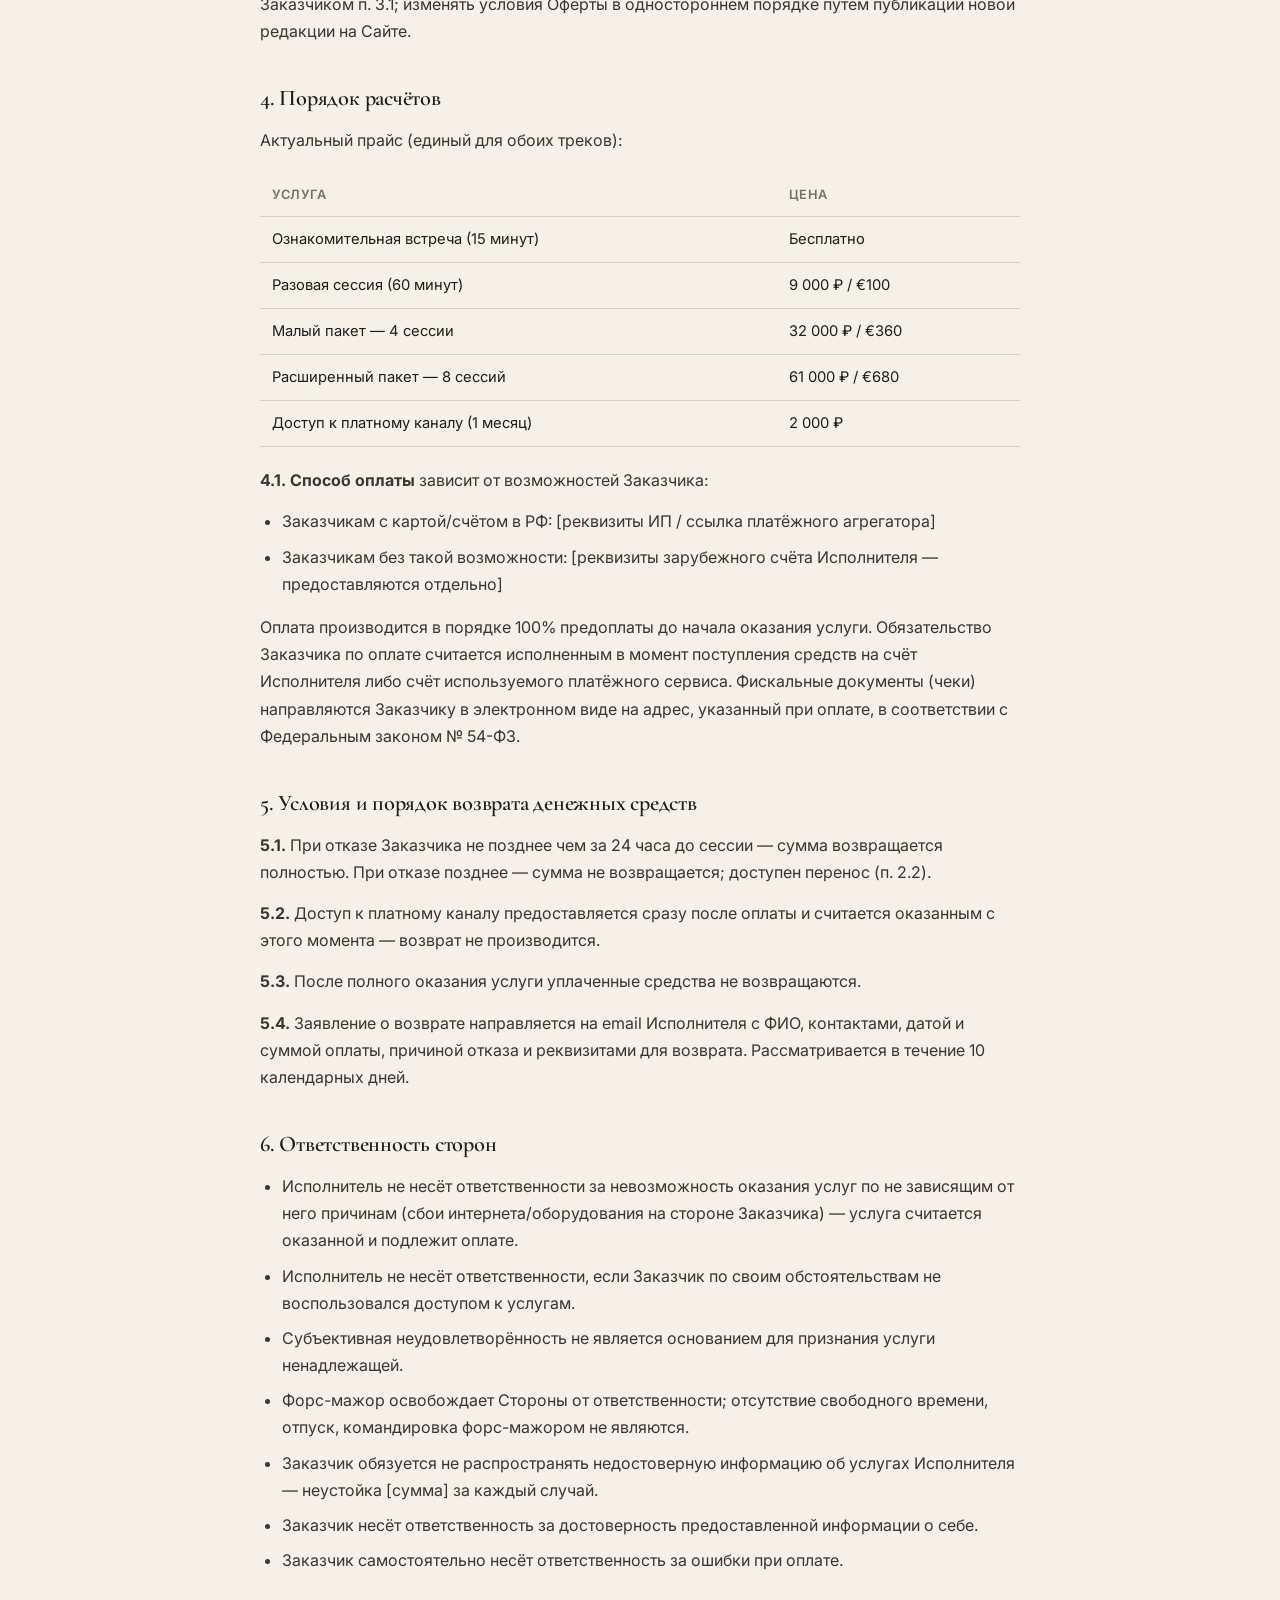
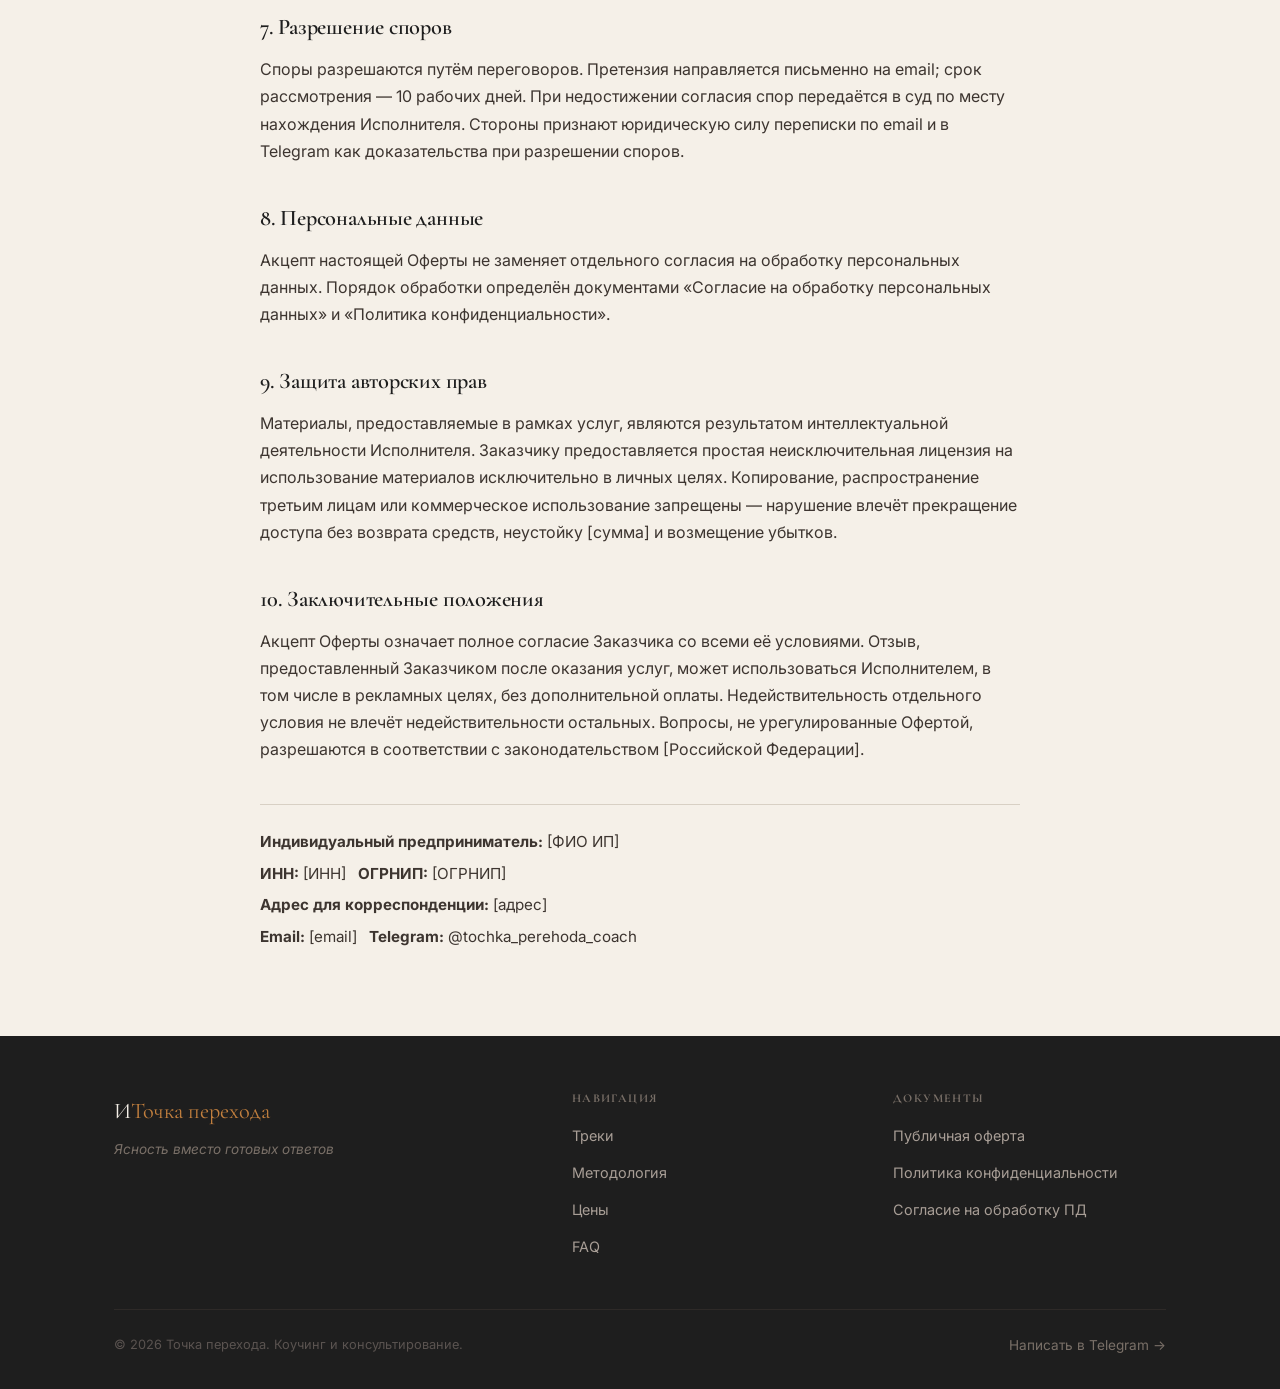
<file: pages/oferta.html>
<!DOCTYPE html>
<html lang="ru">
<head>
  <meta charset="UTF-8">
  <meta name="viewport" content="width=device-width, initial-scale=1.0">
  <title>Публичная оферта — Точка перехода</title>
  <meta name="robots" content="noindex">
  <link rel="preconnect" href="https://fonts.googleapis.com">
  <link rel="preconnect" href="https://fonts.gstatic.com" crossorigin>
  <link href="https://fonts.googleapis.com/css2?family=Cormorant+Garamond:ital,wght@0,600;1,400&family=Inter:wght@400;500;600&display=swap" rel="stylesheet">
  <link rel="stylesheet" href="../css/style.css">
</head>
<body id="top">

<div id="nav-placeholder"></div>

<div class="legal-hero">
  <div class="container">
    <h1>Публичная оферта на оказание консультационных и коучинговых услуг</h1>
    <p class="legal-updated">Дата введения редакции в действие: [дата]</p>
  </div>
</div>

<div class="container legal-content">
  <div class="legal-note">Шаблон. Перед публикацией замените поля в квадратных скобках на реальные реквизиты ИП.</div>

  <p>Индивидуальный предприниматель [ФИО ИП полностью] (ИНН [ИНН], ОГРНИП [ОГРНИП]), оказывающий услуги под брендом «Точка перехода» (далее — «Исполнитель»), в соответствии с пунктом 2 статьи 437 Гражданского кодекса РФ настоящим публикует данный документ как публичную оферту, адресованную неопределённому кругу лиц. В соответствии с пунктом 3 статьи 438 ГК РФ оплата Заказчиком услуг Исполнителя означает полный и безоговорочный акцепт настоящей Оферты и равносильна заключению договора на изложенных в ней условиях.</p>

  <h2>Определения</h2>
  <p><strong>Оферта</strong> — настоящий документ, размещённый на Сайте Исполнителя.<br>
  <strong>Акцепт Оферты</strong> — оплата Заказчиком услуг Исполнителя любым из способов, указанных в разделе 4.<br>
  <strong>Договор</strong> — возмездный договор между Заказчиком и Исполнителем, заключённый путём Акцепта настоящей Оферты.<br>
  <strong>Заказчик</strong> — физическое лицо (в том числе имеющее статус ИП или самозанятого), совершившее Акцепт Оферты.<br>
  <strong>Сайт Исполнителя</strong> — информационный ресурс Исполнителя в сети Интернет, на котором размещена настоящая Оферта и актуальные цены.<br>
  <strong>Трек</strong> — направление работы: Личный (жизненные переходы) или Руководительский (коммуникация, делегирование, карьерный рост руководителей).<br>
  <strong>Сессия</strong> — индивидуальная консультационная/коучинговая онлайн-встреча длительностью 60 минут.<br>
  <strong>Ознакомительная встреча</strong> — короткая онлайн-встреча (15 минут) для уточнения запроса, предоставляется бесплатно.<br>
  <strong>Платный канал</strong> — закрытый информационный ресурс в Telegram, доступ к которому предоставляется Заказчику на Период подписки.<br>
  <strong>Период подписки</strong> — срок действия доступа к Платному каналу, равный 1 (одному) календарному месяцу с даты предоставления доступа либо продления.</p>

  <h2>1. Предмет оферты</h2>
  <p>Исполнитель оказывает следующие услуги, единые по цене для обоих треков:</p>
  <ul>
    <li>ознакомительная встреча (15 минут) — бесплатно;</li>
    <li>разовая сессия (60 минут);</li>
    <li>малый пакет — 4 сессии;</li>
    <li>расширенный пакет — 8 сессий;</li>
    <li>доступ к платному каналу в Telegram на Период подписки.</li>
  </ul>
  <p>Все услуги оказываются исключительно в онлайн-формате.</p>
  <p><strong>1.1.</strong> Содержание платного канала: постоянный доступ к закрытому сообществу для обсуждений в течение Периода подписки; углублённый разбор темы или кейса — дважды в месяц; ежемесячная встреча вопросов и ответов (Q&A) по накопленным за месяц вопросам.</p>
  <p><strong>1.2.</strong> Услуга доступа к каналу считается оказанной в момент предоставления Заказчику технической возможности входа в канал (направление ссылки-приглашения или добавление в канал).</p>
  <p><strong>1.3.</strong> Консультационные и коучинговые услуги Исполнителя направлены на постановку целей, поиск решений и планирование действий. Услуги Исполнителя не являются психотерапией, психиатрической помощью или медицинской консультацией и не заменяют их. Если в ходе оказания услуг обнаруживаются признаки состояния, требующего помощи специалиста соответствующего профиля, Исполнитель вправе прервать сессию и порекомендовать обращение к такому специалисту.</p>
  <p>Актуальные цены и форматы услуг размещаются на Сайте Исполнителя и могут изменяться Исполнителем в одностороннем порядке; изменение цены не распространяется на уже оплаченные услуги. Исполнитель не гарантирует достижения Заказчиком конкретных результатов, поскольку это зависит от действий самого Заказчика вне сессий.</p>

  <h2>2. Сроки оказания услуг и порядок их переноса</h2>
  <p><strong>2.1.</strong> Сессия считается оказанной в момент завершения онлайн-встречи. Доступ к каналу считается предоставленным в момент, указанном в п. 1.2.</p>
  <p><strong>2.2. Перенос сессии.</strong> При уведомлении Исполнителя не позднее чем за 24 часа до согласованного времени сессии — перенос производится бесплатно. При уведомлении менее чем за 24 часа, а также при неявке Заказчика — оплата не возвращается, сессия считается оказанной.</p>
  <p><strong>2.3. Срок активации пакета.</strong> Сессии малого пакета (4) должны быть использованы в течение 2 месяцев с даты оплаты; сессии расширенного пакета (8) — в течение 4 месяцев. Неиспользованные по истечении этого срока сессии сгорают без возврата их стоимости, если Стороны не согласовали иное.</p>
  <p><strong>2.4.</strong> По истечении Периода подписки доступ к каналу прекращается автоматически. Для продления Заказчик производит новую оплату; автоматическое списание средств не производится.</p>
  <p><strong>2.5.</strong> Услуги считаются оказанными надлежащим образом и в полном объёме, если в течение 3 календарных дней с момента, указанного в п. 2.1, Заказчик не направил Исполнителю мотивированное письменное возражение по качеству или объёму оказанных услуг.</p>

  <h2>3. Права и обязанности сторон</h2>
  <p><strong>3.1. Заказчик обязуется:</strong> обеспечить наличие устройства и ПО для видеосвязи; предоставить актуальные контактные данные до начала оказания услуг; придерживаться согласованного графика сессий; не осуществлять запись, копирование и распространение материалов сессий и Платного канала, не передавать доступ третьим лицам (нарушение даёт Исполнителю право немедленно прекратить доступ и потребовать выплаты неустойки в размере [сумма — определить самостоятельно], а также возмещения убытков сверх неустойки); обеспечивать конфиденциальность ссылок доступа; не размещать в канале персональные данные третьих лиц без согласия, а также рекламные материалы без согласования с Исполнителем.</p>
  <p><strong>3.2. Заказчик вправе:</strong> получать услуги в полном объёме; обращаться с заявлением о переносе сессии (п. 2.2); обращаться с письменным заявлением о возврате средств (раздел 5).</p>
  <p><strong>3.3. Исполнитель обязуется:</strong> оказывать услуги надлежащим образом и в согласованные сроки; соблюдать конфиденциальность информации, полученной от Заказчика; соблюдать требования законодательства РФ о персональных данных в соответствии с Политикой конфиденциальности.</p>
  <p><strong>3.4. Исполнитель вправе:</strong> самостоятельно определять формат и методы оказания услуг; прерывать сессию и рекомендовать обращение к профильному специалисту (п. 1.3); приостанавливать или прекращать оказание услуг без возврата средств при нарушении Заказчиком п. 3.1; изменять условия Оферты в одностороннем порядке путём публикации новой редакции на Сайте.</p>

  <h2>4. Порядок расчётов</h2>
  <p>Актуальный прайс (единый для обоих треков):</p>
  <table>
    <thead><tr><th>Услуга</th><th>Цена</th></tr></thead>
    <tbody>
      <tr><td>Ознакомительная встреча (15 минут)</td><td>Бесплатно</td></tr>
      <tr><td>Разовая сессия (60 минут)</td><td>9 000 ₽ / €100</td></tr>
      <tr><td>Малый пакет — 4 сессии</td><td>32 000 ₽ / €360</td></tr>
      <tr><td>Расширенный пакет — 8 сессий</td><td>61 000 ₽ / €680</td></tr>
      <tr><td>Доступ к платному каналу (1 месяц)</td><td>2 000 ₽</td></tr>
    </tbody>
  </table>
  <p><strong>4.1. Способ оплаты</strong> зависит от возможностей Заказчика:</p>
  <ul>
    <li>Заказчикам с картой/счётом в РФ: [реквизиты ИП / ссылка платёжного агрегатора]</li>
    <li>Заказчикам без такой возможности: [реквизиты зарубежного счёта Исполнителя — предоставляются отдельно]</li>
  </ul>
  <p>Оплата производится в порядке 100% предоплаты до начала оказания услуги. Обязательство Заказчика по оплате считается исполненным в момент поступления средств на счёт Исполнителя либо счёт используемого платёжного сервиса. Фискальные документы (чеки) направляются Заказчику в электронном виде на адрес, указанный при оплате, в соответствии с Федеральным законом № 54-ФЗ.</p>

  <h2>5. Условия и порядок возврата денежных средств</h2>
  <p><strong>5.1.</strong> При отказе Заказчика не позднее чем за 24 часа до сессии — сумма возвращается полностью. При отказе позднее — сумма не возвращается; доступен перенос (п. 2.2).</p>
  <p><strong>5.2.</strong> Доступ к платному каналу предоставляется сразу после оплаты и считается оказанным с этого момента — возврат не производится.</p>
  <p><strong>5.3.</strong> После полного оказания услуги уплаченные средства не возвращаются.</p>
  <p><strong>5.4.</strong> Заявление о возврате направляется на email Исполнителя с ФИО, контактами, датой и суммой оплаты, причиной отказа и реквизитами для возврата. Рассматривается в течение 10 календарных дней.</p>

  <h2>6. Ответственность сторон</h2>
  <ul>
    <li>Исполнитель не несёт ответственности за невозможность оказания услуг по не зависящим от него причинам (сбои интернета/оборудования на стороне Заказчика) — услуга считается оказанной и подлежит оплате.</li>
    <li>Исполнитель не несёт ответственности, если Заказчик по своим обстоятельствам не воспользовался доступом к услугам.</li>
    <li>Субъективная неудовлетворённость не является основанием для признания услуги ненадлежащей.</li>
    <li>Форс-мажор освобождает Стороны от ответственности; отсутствие свободного времени, отпуск, командировка форс-мажором не являются.</li>
    <li>Заказчик обязуется не распространять недостоверную информацию об услугах Исполнителя — неустойка [сумма] за каждый случай.</li>
    <li>Заказчик несёт ответственность за достоверность предоставленной информации о себе.</li>
    <li>Заказчик самостоятельно несёт ответственность за ошибки при оплате.</li>
  </ul>

  <h2>7. Разрешение споров</h2>
  <p>Споры разрешаются путём переговоров. Претензия направляется письменно на email; срок рассмотрения — 10 рабочих дней. При недостижении согласия спор передаётся в суд по месту нахождения Исполнителя. Стороны признают юридическую силу переписки по email и в Telegram как доказательства при разрешении споров.</p>

  <h2>8. Персональные данные</h2>
  <p>Акцепт настоящей Оферты не заменяет отдельного согласия на обработку персональных данных. Порядок обработки определён документами «Согласие на обработку персональных данных» и «Политика конфиденциальности».</p>

  <h2>9. Защита авторских прав</h2>
  <p>Материалы, предоставляемые в рамках услуг, являются результатом интеллектуальной деятельности Исполнителя. Заказчику предоставляется простая неисключительная лицензия на использование материалов исключительно в личных целях. Копирование, распространение третьим лицам или коммерческое использование запрещены — нарушение влечёт прекращение доступа без возврата средств, неустойку [сумма] и возмещение убытков.</p>

  <h2>10. Заключительные положения</h2>
  <p>Акцепт Оферты означает полное согласие Заказчика со всеми её условиями. Отзыв, предоставленный Заказчиком после оказания услуг, может использоваться Исполнителем, в том числе в рекламных целях, без дополнительной оплаты. Недействительность отдельного условия не влечёт недействительности остальных. Вопросы, не урегулированные Офертой, разрешаются в соответствии с законодательством [Российской Федерации].</p>

  <div class="legal-signature">
    <p><strong>Индивидуальный предприниматель:</strong> [ФИО ИП]</p>
    <p><strong>ИНН:</strong> [ИНН] &nbsp; <strong>ОГРНИП:</strong> [ОГРНИП]</p>
    <p><strong>Адрес для корреспонденции:</strong> [адрес]</p>
    <p><strong>Email:</strong> [email] &nbsp; <strong>Telegram:</strong> <a href="https://t.me/tochka_perehoda_coach">@tochka_perehoda_coach</a></p>
  </div>
</div>

<div id="footer-placeholder"></div>
<script src="../js/components.js"></script>
</body>
</html>
</file>
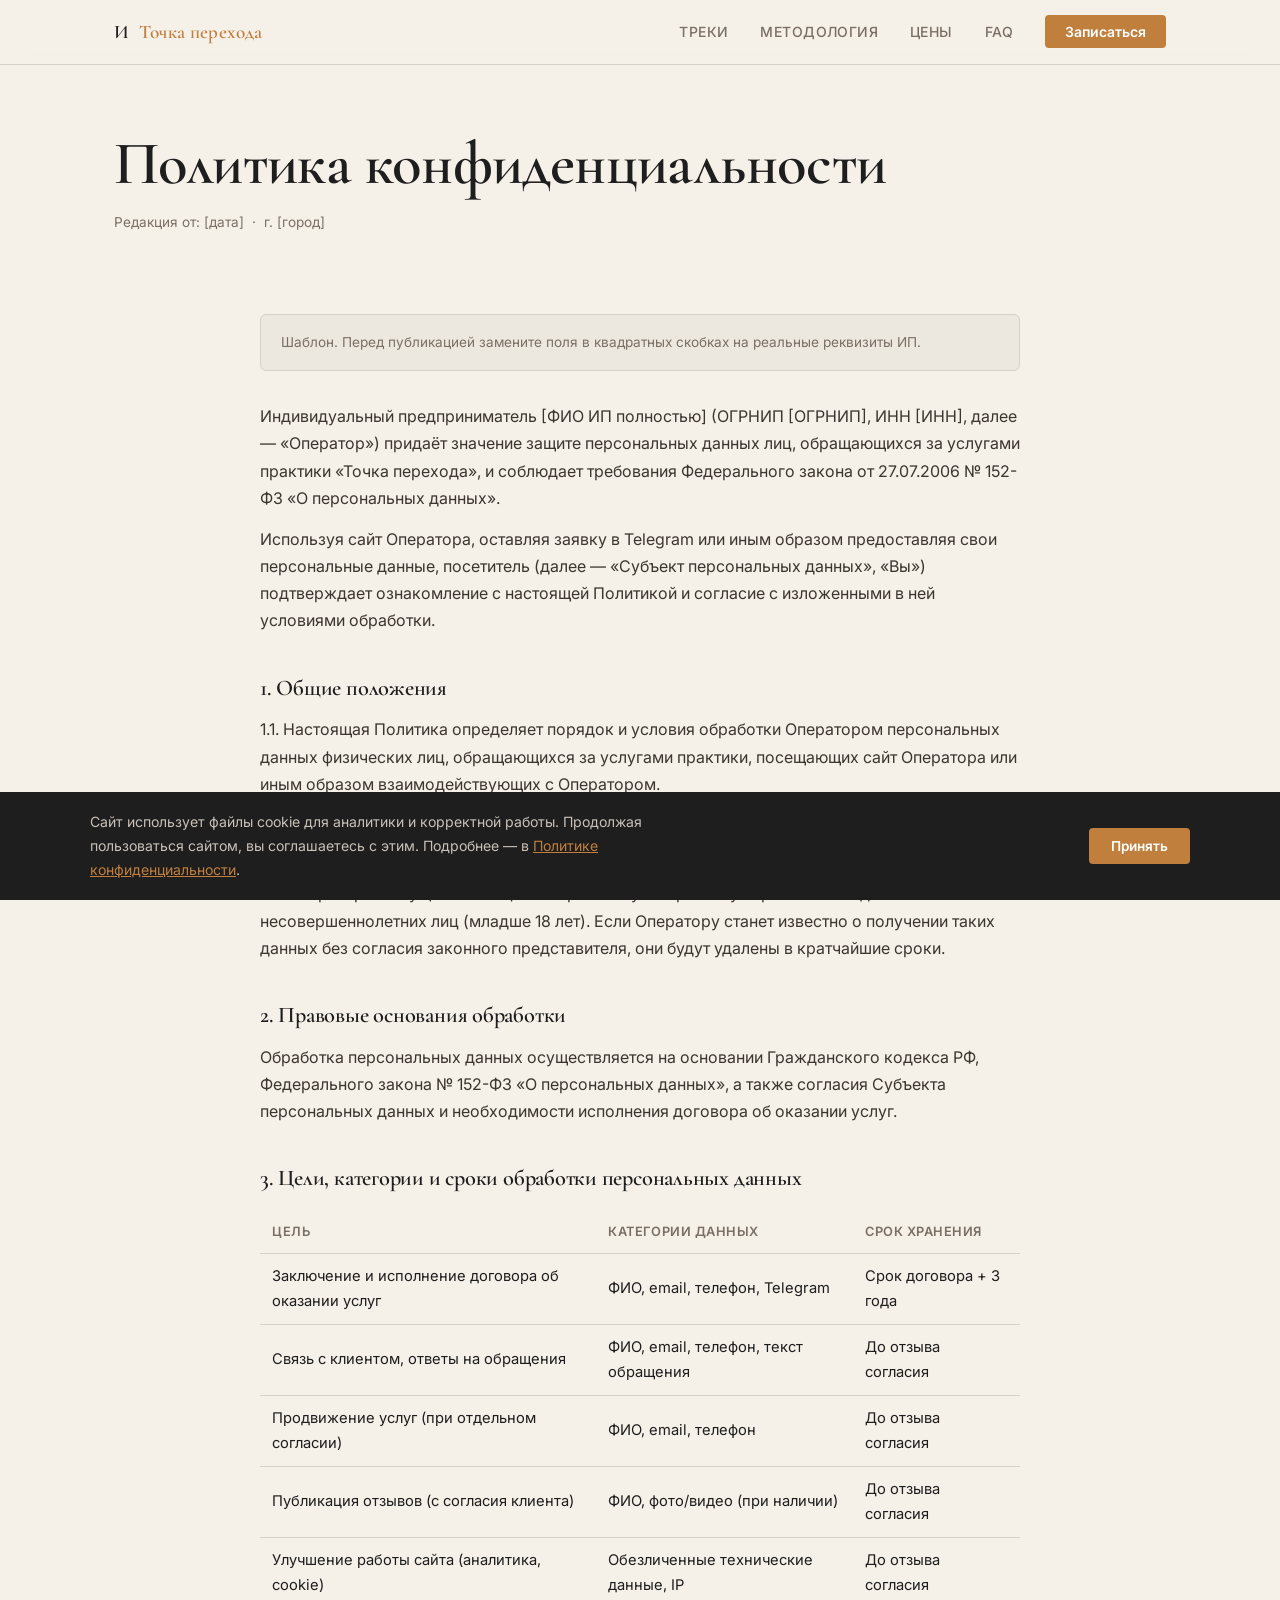
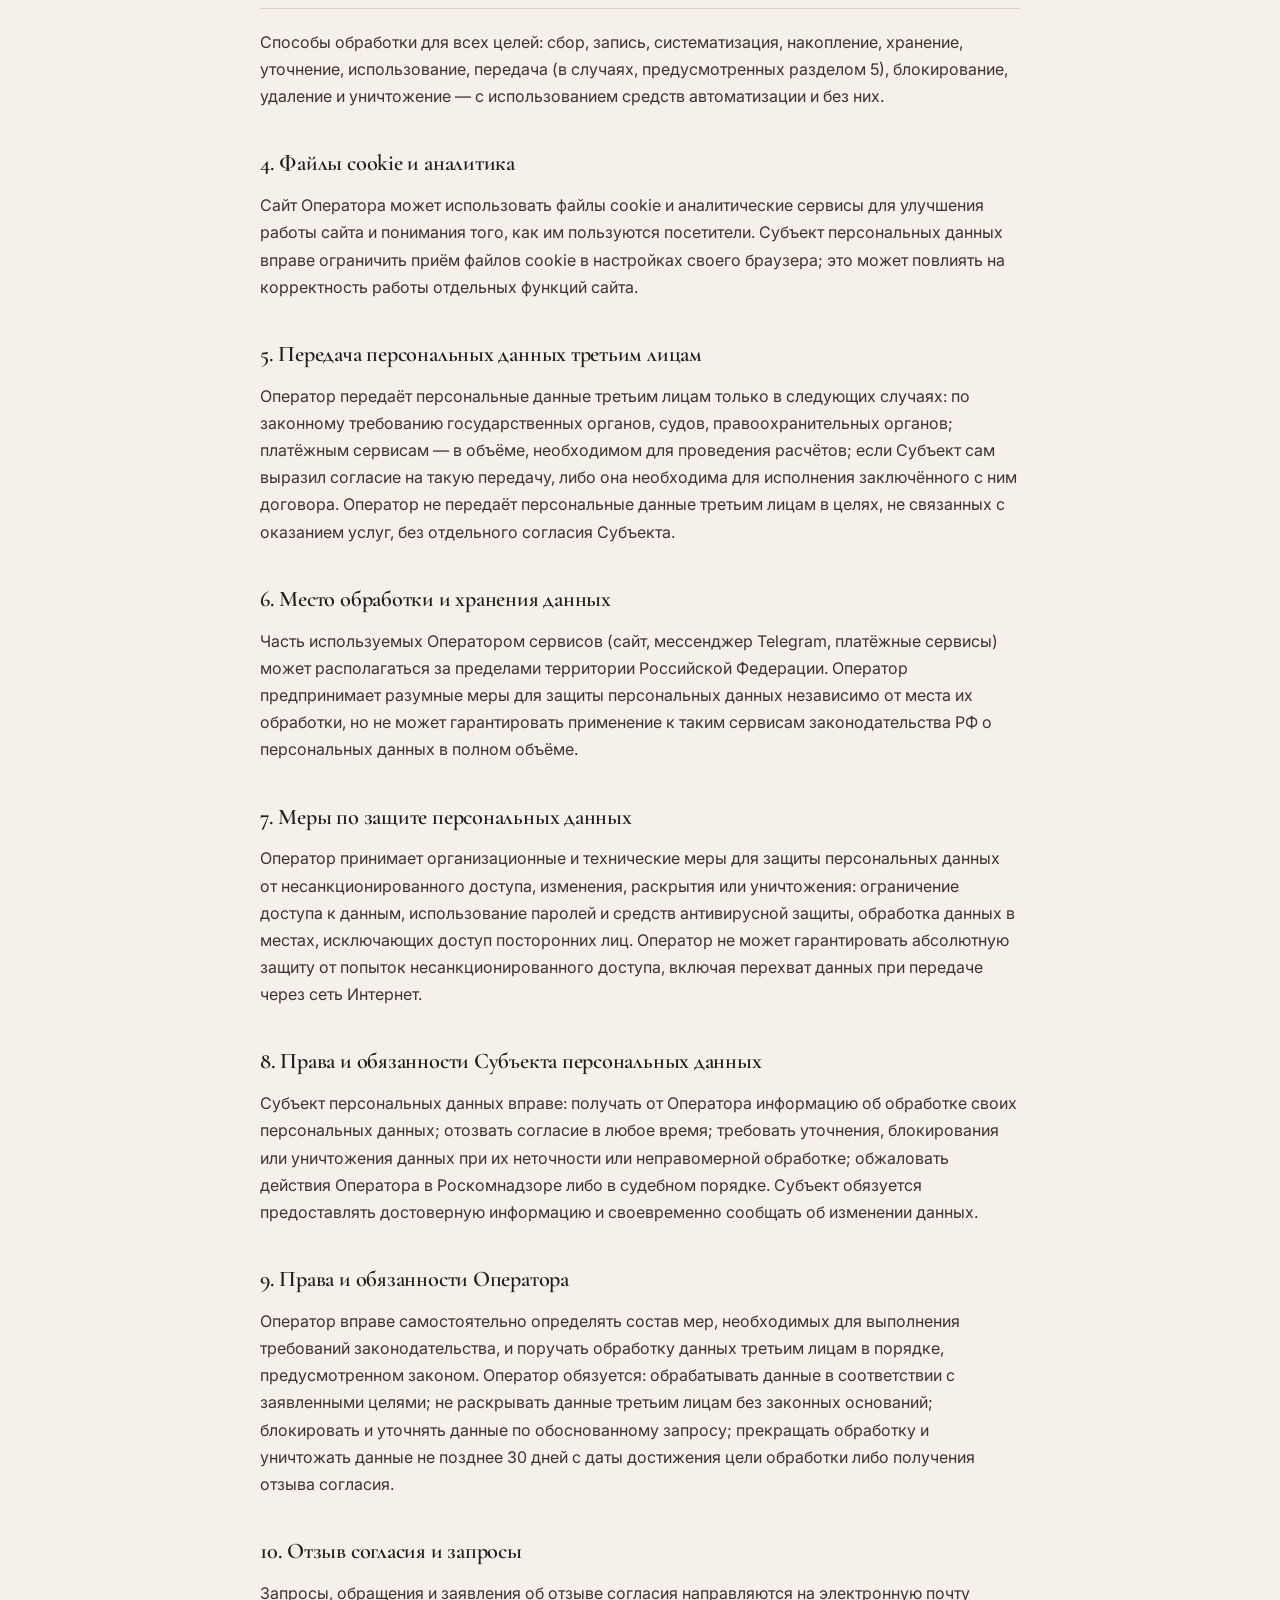
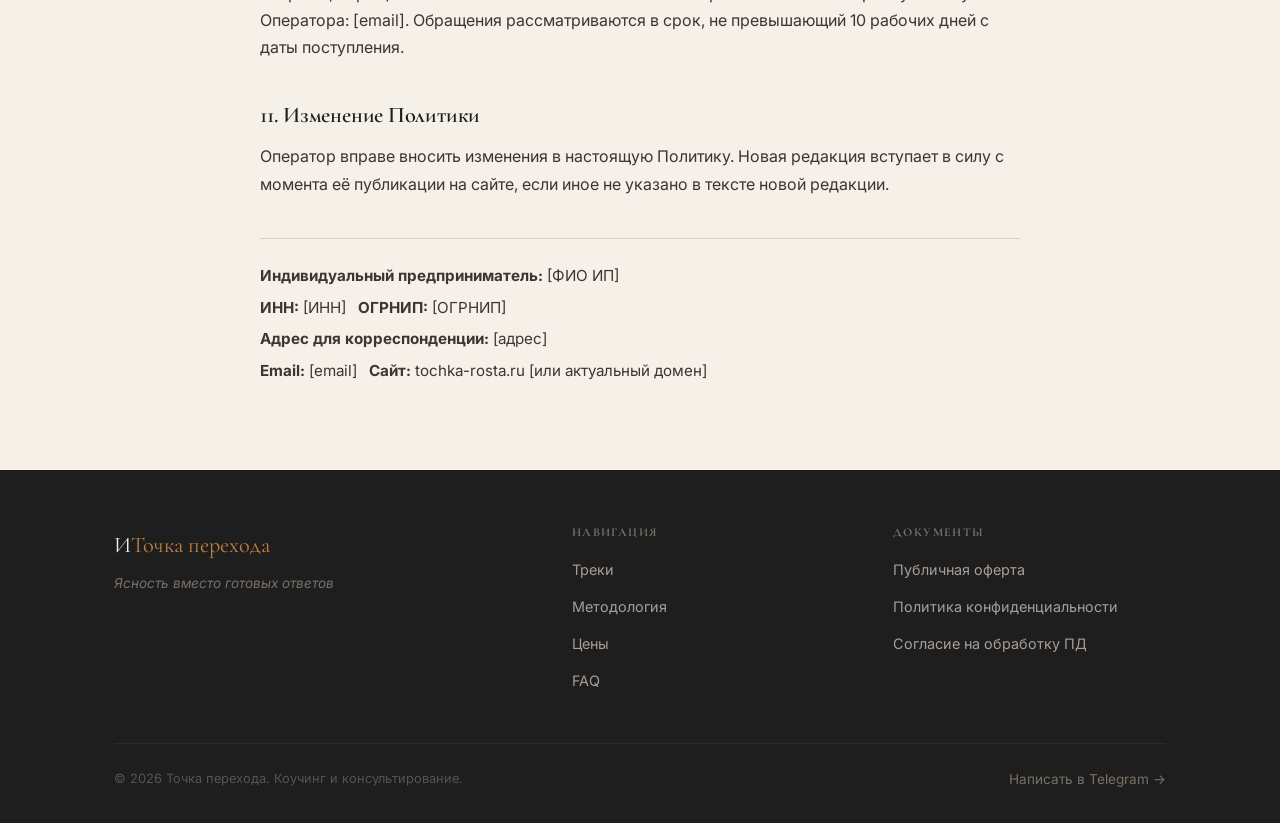
<file: pages/privacy.html>
<!DOCTYPE html>
<html lang="ru">
<head>
  <meta charset="UTF-8">
  <meta name="viewport" content="width=device-width, initial-scale=1.0">
  <title>Политика конфиденциальности — Точка перехода</title>
  <meta name="robots" content="noindex">
  <link rel="preconnect" href="https://fonts.googleapis.com">
  <link rel="preconnect" href="https://fonts.gstatic.com" crossorigin>
  <link href="https://fonts.googleapis.com/css2?family=Cormorant+Garamond:ital,wght@0,600;1,400&family=Inter:wght@400;500;600&display=swap" rel="stylesheet">
  <link rel="stylesheet" href="../css/style.css">
</head>
<body id="top">

<div id="nav-placeholder"></div>

<div class="legal-hero">
  <div class="container">
    <h1>Политика конфиденциальности</h1>
    <p class="legal-updated">Редакция от: [дата] &nbsp;·&nbsp; г. [город]</p>
  </div>
</div>

<div class="container legal-content">
  <div class="legal-note">Шаблон. Перед публикацией замените поля в квадратных скобках на реальные реквизиты ИП.</div>

  <p>Индивидуальный предприниматель [ФИО ИП полностью] (ОГРНИП [ОГРНИП], ИНН [ИНН], далее — «Оператор») придаёт значение защите персональных данных лиц, обращающихся за услугами практики «Точка перехода», и соблюдает требования Федерального закона от 27.07.2006 № 152-ФЗ «О персональных данных».</p>
  <p>Используя сайт Оператора, оставляя заявку в Telegram или иным образом предоставляя свои персональные данные, посетитель (далее — «Субъект персональных данных», «Вы») подтверждает ознакомление с настоящей Политикой и согласие с изложенными в ней условиями обработки.</p>

  <h2>1. Общие положения</h2>
  <p>1.1. Настоящая Политика определяет порядок и условия обработки Оператором персональных данных физических лиц, обращающихся за услугами практики, посещающих сайт Оператора или иным образом взаимодействующих с Оператором.</p>
  <p>1.2. Сбор персональных данных осуществляется исключительно на добровольной основе, с согласия Субъекта персональных данных.</p>
  <p>1.3. Оператор не осуществляет целенаправленную обработку персональных данных несовершеннолетних лиц (младше 18 лет). Если Оператору станет известно о получении таких данных без согласия законного представителя, они будут удалены в кратчайшие сроки.</p>

  <h2>2. Правовые основания обработки</h2>
  <p>Обработка персональных данных осуществляется на основании Гражданского кодекса РФ, Федерального закона № 152-ФЗ «О персональных данных», а также согласия Субъекта персональных данных и необходимости исполнения договора об оказании услуг.</p>

  <h2>3. Цели, категории и сроки обработки персональных данных</h2>
  <table>
    <thead><tr><th>Цель</th><th>Категории данных</th><th>Срок хранения</th></tr></thead>
    <tbody>
      <tr><td>Заключение и исполнение договора об оказании услуг</td><td>ФИО, email, телефон, Telegram</td><td>Срок договора + 3 года</td></tr>
      <tr><td>Связь с клиентом, ответы на обращения</td><td>ФИО, email, телефон, текст обращения</td><td>До отзыва согласия</td></tr>
      <tr><td>Продвижение услуг (при отдельном согласии)</td><td>ФИО, email, телефон</td><td>До отзыва согласия</td></tr>
      <tr><td>Публикация отзывов (с согласия клиента)</td><td>ФИО, фото/видео (при наличии)</td><td>До отзыва согласия</td></tr>
      <tr><td>Улучшение работы сайта (аналитика, cookie)</td><td>Обезличенные технические данные, IP</td><td>До отзыва согласия</td></tr>
    </tbody>
  </table>
  <p>Способы обработки для всех целей: сбор, запись, систематизация, накопление, хранение, уточнение, использование, передача (в случаях, предусмотренных разделом 5), блокирование, удаление и уничтожение — с использованием средств автоматизации и без них.</p>

  <h2>4. Файлы cookie и аналитика</h2>
  <p>Сайт Оператора может использовать файлы cookie и аналитические сервисы для улучшения работы сайта и понимания того, как им пользуются посетители. Субъект персональных данных вправе ограничить приём файлов cookie в настройках своего браузера; это может повлиять на корректность работы отдельных функций сайта.</p>

  <h2>5. Передача персональных данных третьим лицам</h2>
  <p>Оператор передаёт персональные данные третьим лицам только в следующих случаях: по законному требованию государственных органов, судов, правоохранительных органов; платёжным сервисам — в объёме, необходимом для проведения расчётов; если Субъект сам выразил согласие на такую передачу, либо она необходима для исполнения заключённого с ним договора. Оператор не передаёт персональные данные третьим лицам в целях, не связанных с оказанием услуг, без отдельного согласия Субъекта.</p>

  <h2>6. Место обработки и хранения данных</h2>
  <p>Часть используемых Оператором сервисов (сайт, мессенджер Telegram, платёжные сервисы) может располагаться за пределами территории Российской Федерации. Оператор предпринимает разумные меры для защиты персональных данных независимо от места их обработки, но не может гарантировать применение к таким сервисам законодательства РФ о персональных данных в полном объёме.</p>

  <h2>7. Меры по защите персональных данных</h2>
  <p>Оператор принимает организационные и технические меры для защиты персональных данных от несанкционированного доступа, изменения, раскрытия или уничтожения: ограничение доступа к данным, использование паролей и средств антивирусной защиты, обработка данных в местах, исключающих доступ посторонних лиц. Оператор не может гарантировать абсолютную защиту от попыток несанкционированного доступа, включая перехват данных при передаче через сеть Интернет.</p>

  <h2>8. Права и обязанности Субъекта персональных данных</h2>
  <p>Субъект персональных данных вправе: получать от Оператора информацию об обработке своих персональных данных; отозвать согласие в любое время; требовать уточнения, блокирования или уничтожения данных при их неточности или неправомерной обработке; обжаловать действия Оператора в Роскомнадзоре либо в судебном порядке. Субъект обязуется предоставлять достоверную информацию и своевременно сообщать об изменении данных.</p>

  <h2>9. Права и обязанности Оператора</h2>
  <p>Оператор вправе самостоятельно определять состав мер, необходимых для выполнения требований законодательства, и поручать обработку данных третьим лицам в порядке, предусмотренном законом. Оператор обязуется: обрабатывать данные в соответствии с заявленными целями; не раскрывать данные третьим лицам без законных оснований; блокировать и уточнять данные по обоснованному запросу; прекращать обработку и уничтожать данные не позднее 30 дней с даты достижения цели обработки либо получения отзыва согласия.</p>

  <h2>10. Отзыв согласия и запросы</h2>
  <p>Запросы, обращения и заявления об отзыве согласия направляются на электронную почту Оператора: [email]. Обращения рассматриваются в срок, не превышающий 10 рабочих дней с даты поступления.</p>

  <h2>11. Изменение Политики</h2>
  <p>Оператор вправе вносить изменения в настоящую Политику. Новая редакция вступает в силу с момента её публикации на сайте, если иное не указано в тексте новой редакции.</p>

  <div class="legal-signature">
    <p><strong>Индивидуальный предприниматель:</strong> [ФИО ИП]</p>
    <p><strong>ИНН:</strong> [ИНН] &nbsp; <strong>ОГРНИП:</strong> [ОГРНИП]</p>
    <p><strong>Адрес для корреспонденции:</strong> [адрес]</p>
    <p><strong>Email:</strong> [email] &nbsp; <strong>Сайт:</strong> tochka-rosta.ru [или актуальный домен]</p>
  </div>
</div>

<div id="footer-placeholder"></div>
<script src="../js/components.js"></script>
</body>
</html>
</file>
<file: css/style.css>
/* ── TOKENS ─────────────────────────────────────────────── */
:root {
  --bg:        #F5F0E8;
  --bg-alt:    #EDE8DF;
  --surface:   #FFFFFF;
  --ochre:     #C17F3E;
  --ochre-dark:#A36830;
  --ink:       #1E1E1E;
  --ink-mid:   #3D3530;
  --muted:     #7A6F65;
  --border:    #D8D0C4;
  --ff-display: 'Cormorant Garamond', Georgia, serif;
  --ff-body:    'Inter', system-ui, sans-serif;
  --radius:     4px;
  --max:        1100px;
  --transition: 200ms ease;
}

/* ── RESET ──────────────────────────────────────────────── */
*, *::before, *::after { box-sizing: border-box; margin: 0; padding: 0; }
html { scroll-behavior: smooth; }
body {
  font-family: var(--ff-body);
  background: var(--bg);
  color: var(--ink);
  font-size: 16px;
  line-height: 1.7;
  -webkit-font-smoothing: antialiased;
}
img { display: block; max-width: 100%; }
a { color: inherit; text-decoration: none; }

/* ── TYPOGRAPHY ─────────────────────────────────────────── */
h1, h2, h3, h4 {
  font-family: var(--ff-display);
  font-weight: 600;
  line-height: 1.15;
  letter-spacing: -0.01em;
}
h1 { font-size: clamp(2.4rem, 5vw, 3.8rem); }
h2 { font-size: clamp(1.8rem, 3.5vw, 2.6rem); }
h3 { font-size: clamp(1.2rem, 2vw, 1.5rem); }
p  { color: var(--ink-mid); max-width: 68ch; }

/* ── LAYOUT ─────────────────────────────────────────────── */
.container { width: 100%; max-width: var(--max); margin: 0 auto; padding: 0 24px; }
section { padding: 80px 0; }
section:nth-child(even) { background: var(--bg-alt); }

/* ── NAV ────────────────────────────────────────────────── */
.nav {
  position: sticky; top: 0; z-index: 100;
  background: rgba(245,240,232,0.92);
  backdrop-filter: blur(12px);
  border-bottom: 1px solid var(--border);
}
.nav__inner {
  display: flex; align-items: center; justify-content: space-between;
  height: 64px;
}
.nav__logo {
  display: flex; align-items: center; gap: 10px;
  font-family: var(--ff-display);
  font-size: 1.2rem;
  font-weight: 600;
  color: var(--ink);
  letter-spacing: 0.02em;
}
.nav__logo span { color: var(--ochre); }
.nav__links { display: flex; gap: 32px; list-style: none; align-items: center; }
.nav__links a {
  font-size: 0.875rem;
  font-weight: 500;
  color: var(--muted);
  transition: color var(--transition);
  letter-spacing: 0.03em;
  text-transform: uppercase;
}
.nav__links a:hover,
.nav__links a.active { color: var(--ochre); }
.nav__cta {
  background: var(--ochre);
  color: #fff !important;
  padding: 8px 20px;
  border-radius: var(--radius);
  font-size: 0.875rem !important;
  font-weight: 600 !important;
  text-transform: none !important;
  letter-spacing: 0 !important;
  transition: background var(--transition) !important;
}
.nav__cta:hover { background: var(--ochre-dark) !important; color: #fff !important; }
.nav__burger { display: none; background: none; border: none; cursor: pointer; padding: 4px; }
.nav__burger span {
  display: block; width: 22px; height: 2px;
  background: var(--ink); margin: 5px 0;
  transition: var(--transition);
}

/* ── BUTTONS ─────────────────────────────────────────────── */
.btn {
  display: inline-flex; align-items: center; gap: 8px;
  font-family: var(--ff-body); font-size: 0.95rem; font-weight: 600;
  padding: 13px 28px; border-radius: var(--radius);
  cursor: pointer; transition: all var(--transition);
  border: none; text-decoration: none;
}
.btn-primary { background: var(--ochre); color: #fff; }
.btn-primary:hover { background: var(--ochre-dark); transform: translateY(-1px); }
.btn-outline {
  background: transparent; color: var(--ochre);
  border: 1.5px solid var(--ochre);
}
.btn-outline:hover { background: var(--ochre); color: #fff; }

/* ── HERO ────────────────────────────────────────────────── */
.hero {
  padding: 100px 0 80px;
  background: var(--bg);
  position: relative;
  overflow: hidden;
}
.hero::before {
  content: '';
  position: absolute; top: -60px; right: -80px;
  width: 500px; height: 500px;
  background: radial-gradient(circle, rgba(193,127,62,0.08) 0%, transparent 70%);
  pointer-events: none;
}
.hero__inner { display: grid; grid-template-columns: 1fr 1fr; gap: 64px; align-items: center; }
.hero__eyebrow {
  display: inline-block;
  font-size: 0.78rem; font-weight: 600; letter-spacing: 0.12em;
  text-transform: uppercase; color: var(--ochre);
  margin-bottom: 20px;
}
.hero__title { color: var(--ink); margin-bottom: 24px; }
.hero__title em { font-style: normal; color: var(--ochre); }
.hero__sub {
  font-size: 1.05rem; color: var(--muted);
  margin-bottom: 36px; max-width: 52ch;
}
.hero__actions { display: flex; gap: 16px; flex-wrap: wrap; }
.hero__links { display: flex; gap: 10px; flex-wrap: wrap; margin-top: 32px; }
.hero__links a {
  font-size: 0.8rem; font-weight: 500; letter-spacing: 0.03em;
  color: var(--muted); background: var(--bg-alt);
  border: 1px solid var(--border);
  padding: 6px 14px; border-radius: 20px;
  transition: color var(--transition), border-color var(--transition);
}
.hero__links a:hover { color: var(--ochre); border-color: var(--ochre); }
.hero__visual {
  display: flex; flex-direction: column; align-items: center; gap: 16px;
}
.hero__monogram {
  width: 200px; height: 200px;
  background: var(--ink);
  border-radius: 50%;
  display: flex; align-items: center; justify-content: center;
  font-family: var(--ff-display); font-size: 7rem; font-weight: 600;
  color: var(--ochre);
  box-shadow: 0 20px 60px rgba(30,30,30,0.12);
}
.hero__tagline {
  font-family: var(--ff-display); font-size: 1rem;
  color: var(--muted); font-style: italic; text-align: center;
}

/* ── SECTION HEADER ──────────────────────────────────────── */
.section-header { text-align: center; margin-bottom: 56px; }
.section-eyebrow {
  display: inline-block;
  font-size: 0.75rem; font-weight: 600; letter-spacing: 0.14em;
  text-transform: uppercase; color: var(--ochre);
  margin-bottom: 14px;
}
.section-header h2 { color: var(--ink); margin-bottom: 16px; }
.section-header p { color: var(--muted); margin: 0 auto; }

/* ── CREDENTIALS GRID (4 short facts) ────────────────────── */
.credentials-grid {
  display: grid; grid-template-columns: repeat(auto-fit, minmax(220px, 1fr));
  gap: 20px;
}
.credential-card {
  background: var(--surface);
  border: 1px solid var(--border);
  border-radius: 8px;
  padding: 28px 24px;
  transition: box-shadow var(--transition), transform var(--transition);
}
.credential-card:hover { box-shadow: 0 8px 30px rgba(30,30,30,0.08); transform: translateY(-2px); }
.credential-card h3 { font-size: 1.1rem; margin-bottom: 8px; color: var(--ink); }
.credential-card p { font-size: 0.95rem; color: var(--ink-mid); max-width: none; }

/* ── TRACKS GRID (2 columns) ─────────────────────────────── */
.tracks-grid {
  display: grid; grid-template-columns: repeat(2, 1fr); gap: 2px;
  background: var(--border); border-radius: 8px; overflow: hidden;
  border: 1px solid var(--border);
}
.track-card {
  background: var(--surface); padding: 36px 32px;
  transition: background var(--transition);
}
.track-card:hover { background: var(--bg-alt); }
.track-card__label {
  font-size: 0.78rem; font-weight: 600; letter-spacing: 0.08em;
  text-transform: uppercase; color: var(--ochre); margin-bottom: 12px;
  display: block;
}
.track-card h3 { font-family: var(--ff-display); font-size: 1.6rem; color: var(--ink); margin-bottom: 10px; }
.track-card p { font-size: 0.95rem; max-width: none; }

/* ── HOW IT WORKS ────────────────────────────────────────── */
.steps { display: grid; grid-template-columns: repeat(4,1fr); gap: 0; position: relative; }
.steps::before {
  content: ''; position: absolute;
  top: 32px; left: calc(12.5% + 16px); right: calc(12.5% + 16px);
  height: 1px; background: var(--border);
}
.step { text-align: center; padding: 0 20px; }
.step__num {
  width: 48px; height: 48px;
  background: var(--ochre); color: #fff;
  border-radius: 50%; display: flex; align-items: center; justify-content: center;
  font-family: var(--ff-display); font-size: 1.3rem; font-weight: 600;
  margin: 0 auto 20px; position: relative; z-index: 1;
}
.step h3 { font-size: 1.1rem; margin-bottom: 10px; color: var(--ink); }
.step p { font-size: 0.9rem; max-width: none; }

/* ── PAINS CHECKLIST (2 columns) ─────────────────────────── */
.pains-grid { display: grid; grid-template-columns: 1fr 1fr; gap: 48px; }
.pains-col h3 {
  font-size: 0.85rem; font-weight: 700; letter-spacing: 0.1em;
  text-transform: uppercase; color: var(--ochre); margin-bottom: 18px;
}
.pains-col ul { list-style: none; }
.pains-col li {
  padding: 14px 0; border-top: 1px solid var(--border);
  font-size: 0.98rem; color: var(--ink-mid);
}
.pains-col li:first-of-type { border-top: none; }

/* ── PRODUCTS / PRICING ──────────────────────────────────── */
.products-grid { display: grid; grid-template-columns: repeat(auto-fit, minmax(200px,1fr)); gap: 20px; }
.product-card {
  background: var(--surface); border: 1px solid var(--border);
  border-radius: 8px; padding: 28px 24px;
  display: flex; flex-direction: column;
  transition: box-shadow var(--transition), transform var(--transition);
  position: relative; overflow: hidden;
}
.product-card:hover { box-shadow: 0 12px 40px rgba(30,30,30,0.1); transform: translateY(-3px); }
.product-card h3 { font-family: var(--ff-display); font-size: 1.3rem; color: var(--ink); margin-bottom: 8px; }
.product-card__duration { font-size: 0.85rem; color: var(--muted); margin-bottom: 16px; }
.product-card p { font-size: 0.9rem; color: var(--ink-mid); flex: 1; max-width: none; }
.product-card__price {
  font-family: var(--ff-display); font-size: 1.4rem; font-weight: 700;
  color: var(--ink); margin-top: 20px; padding-top: 16px;
  border-top: 1px solid var(--border);
}
.pricing-note { font-size: 0.85rem; color: var(--muted); margin-top: 24px; text-align: center; }

/* ── RESULTS ─────────────────────────────────────────────── */
.results-grid { display: grid; grid-template-columns: repeat(2, 1fr); gap: 20px 48px; }
.result-item { display: flex; gap: 14px; align-items: flex-start; }
.result-item__mark { color: var(--ochre); font-family: var(--ff-display); font-size: 1.3rem; font-style: italic; }
.result-item p { max-width: none; }

/* ── TESTIMONIAL ─────────────────────────────────────────── */
.testimonial-block {
  background: var(--ink); border-radius: 12px;
  padding: 56px 64px; text-align: center;
  max-width: 760px; margin: 0 auto;
}
.testimonial-block p {
  font-family: var(--ff-display); font-size: clamp(1.1rem, 2.2vw, 1.4rem);
  color: var(--bg); line-height: 1.5; margin: 0 auto;
  font-style: italic; max-width: none;
}

/* ── CTA BAND ────────────────────────────────────────────── */
.cta-band {
  background: var(--ochre);
  padding: 72px 0; text-align: center;
}
.cta-band h2 { color: #fff; margin-bottom: 16px; }
.cta-band p { color: rgba(255,255,255,0.85); margin: 0 auto 36px; }
.btn-white { background: #fff; color: var(--ochre); }
.btn-white:hover { background: var(--bg); }

/* ── ABOUT ───────────────────────────────────────────────── */
.about-hero__inner { display: grid; grid-template-columns: 1fr 1.6fr; gap: 64px; align-items: start; }
.about-avatar {
  width: 100%; aspect-ratio: 3/4; max-width: 260px;
  background: var(--ink); border-radius: 8px;
  display: flex; align-items: center; justify-content: center;
  font-family: var(--ff-display); font-size: 6rem; color: var(--ochre);
}
.about-approach {
  margin-top: 28px; padding: 28px 28px;
  background: var(--surface); border: 1px solid var(--border); border-radius: 8px;
  border-left: 3px solid var(--ochre);
}
.about-approach h3 {
  font-size: 0.8rem; letter-spacing: 0.1em; text-transform: uppercase;
  color: var(--ochre); margin-bottom: 12px; font-family: var(--ff-body);
}
.about-approach p { max-width: none; }

/* ── FAQ ─────────────────────────────────────────────────── */
.faq-item { border-bottom: 1px solid var(--border); }
.faq-item:first-child { border-top: 1px solid var(--border); }
.faq-q {
  width: 100%; text-align: left; background: none; border: none;
  color: var(--ink); font-family: var(--ff-display); font-size: 1.2rem;
  padding: 22px 0; cursor: pointer;
  display: flex; justify-content: space-between; align-items: center; gap: 20px;
}
.faq-q__icon { color: var(--ochre); font-size: 1.3rem; transition: transform 0.25s ease; flex-shrink: 0; }
.faq-item.open .faq-q__icon { transform: rotate(45deg); }
.faq-a { max-height: 0; overflow: hidden; transition: max-height 0.3s ease; }
.faq-a__inner { padding-bottom: 22px; font-size: 0.95rem; color: var(--muted); }
.faq-item.open .faq-a { max-height: 300px; }

/* ── FOOTER ──────────────────────────────────────────────── */
.footer {
  background: var(--ink); padding: 56px 0 32px;
}
.footer__inner { display: grid; grid-template-columns: 1.5fr 1fr 1fr; gap: 48px; margin-bottom: 48px; }
.footer__name {
  font-family: var(--ff-display); font-size: 1.4rem;
  color: var(--bg); margin-bottom: 8px;
}
.footer__name span { color: var(--ochre); }
.footer__tagline { font-size: 0.85rem; color: #7A7068; font-style: italic; }
.footer__col h4 {
  font-size: 0.75rem; font-weight: 700; letter-spacing: 0.12em;
  text-transform: uppercase; color: #7A7068; margin-bottom: 16px;
}
.footer__col ul { list-style: none; display: flex; flex-direction: column; gap: 10px; }
.footer__col a { font-size: 0.9rem; color: #A89E96; transition: color var(--transition); }
.footer__col a:hover { color: var(--ochre); }
.footer__bottom {
  border-top: 1px solid #2E2A28; padding-top: 24px;
  display: flex; justify-content: space-between; align-items: center;
}
.footer__copy { font-size: 0.8rem; color: #5A5350; }

/* ── DIVIDER ─────────────────────────────────────────────── */
.divider { height: 1px; background: var(--border); margin: 0; }

/* ── LEGAL PAGES ─────────────────────────────────────────── */
.legal-hero { padding: 64px 0 40px; background: var(--bg); }
.legal-hero h1 { color: var(--ink); margin-bottom: 12px; }
.legal-updated { color: var(--muted); font-size: 0.85rem; }
.legal-content { max-width: 760px; margin: 0 auto; padding: 40px 0 80px; }
.legal-content h2 { color: var(--ink); font-size: 1.4rem; margin: 40px 0 16px; }
.legal-content h2:first-child { margin-top: 0; }
.legal-content h3 { color: var(--ink); font-size: 1.1rem; margin: 24px 0 10px; }
.legal-content p { margin-bottom: 14px; max-width: none; }
.legal-content ul, .legal-content ol { margin: 0 0 16px 22px; }
.legal-content li { margin-bottom: 8px; color: var(--ink-mid); }
.legal-content table { width: 100%; border-collapse: collapse; margin: 20px 0; }
.legal-content th, .legal-content td {
  padding: 10px 12px; border-bottom: 1px solid var(--border);
  text-align: left; font-size: 0.92rem;
}
.legal-content th { color: var(--muted); font-weight: 600; font-size: 0.8rem; text-transform: uppercase; letter-spacing: 0.04em; }
.legal-note {
  background: var(--bg-alt); border: 1px solid var(--border); border-radius: 6px;
  padding: 16px 20px; font-size: 0.85rem; color: var(--muted); margin-bottom: 32px;
}
.legal-signature { margin-top: 40px; padding-top: 24px; border-top: 1px solid var(--border); font-size: 0.95rem; }
.legal-signature p { margin-bottom: 6px; }

/* ── COOKIE BANNER ───────────────────────────────────────── */
.cookie-banner {
  position: fixed; left: 0; right: 0; bottom: 0; z-index: 200;
  background: var(--ink); color: var(--bg);
  padding: 18px 24px;
  transform: translateY(120%);
  transition: transform 300ms ease;
}
.cookie-banner.visible { transform: translateY(0); }
.cookie-banner__inner {
  max-width: var(--max); margin: 0 auto;
  display: flex; align-items: center; justify-content: space-between;
  gap: 24px; flex-wrap: wrap;
}
.cookie-banner p { color: #C9C1B8; font-size: 0.88rem; max-width: 62ch; margin: 0; }
.cookie-banner a { color: var(--ochre); text-decoration: underline; }
.cookie-banner__actions { display: flex; gap: 12px; flex-shrink: 0; }
.cookie-banner .btn { padding: 10px 22px; font-size: 0.85rem; }

/* ── RESPONSIVE ──────────────────────────────────────────── */
@media (max-width: 900px) {
  .hero__inner { grid-template-columns: 1fr; }
  .hero__visual { display: none; }
  .tracks-grid { grid-template-columns: 1fr; }
  .steps { grid-template-columns: 1fr 1fr; gap: 32px; }
  .steps::before { display: none; }
  .pains-grid { grid-template-columns: 1fr; gap: 32px; }
  .results-grid { grid-template-columns: 1fr; }
  .about-hero__inner { grid-template-columns: 1fr; }
  .footer__inner { grid-template-columns: 1fr 1fr; }
  .testimonial-block { padding: 40px 28px; }
}
@media (max-width: 640px) {
  section { padding: 56px 0; }
  .nav__links { display: none; }
  .nav__burger { display: block; }
  .nav__links.open {
    display: flex; flex-direction: column; gap: 16px; align-items: flex-start;
    position: absolute; top: 64px; left: 0; right: 0;
    background: var(--bg); border-bottom: 1px solid var(--border);
    padding: 16px 24px;
  }
  .steps { grid-template-columns: 1fr; }
  .products-grid { grid-template-columns: 1fr; }
  .credentials-grid { grid-template-columns: 1fr 1fr; }
  .footer__inner { grid-template-columns: 1fr; }
  .footer__bottom { flex-direction: column; gap: 8px; text-align: center; }
}
@media (prefers-reduced-motion: reduce) {
  *, *::before, *::after { transition: none !important; animation: none !important; }
}
</file>
